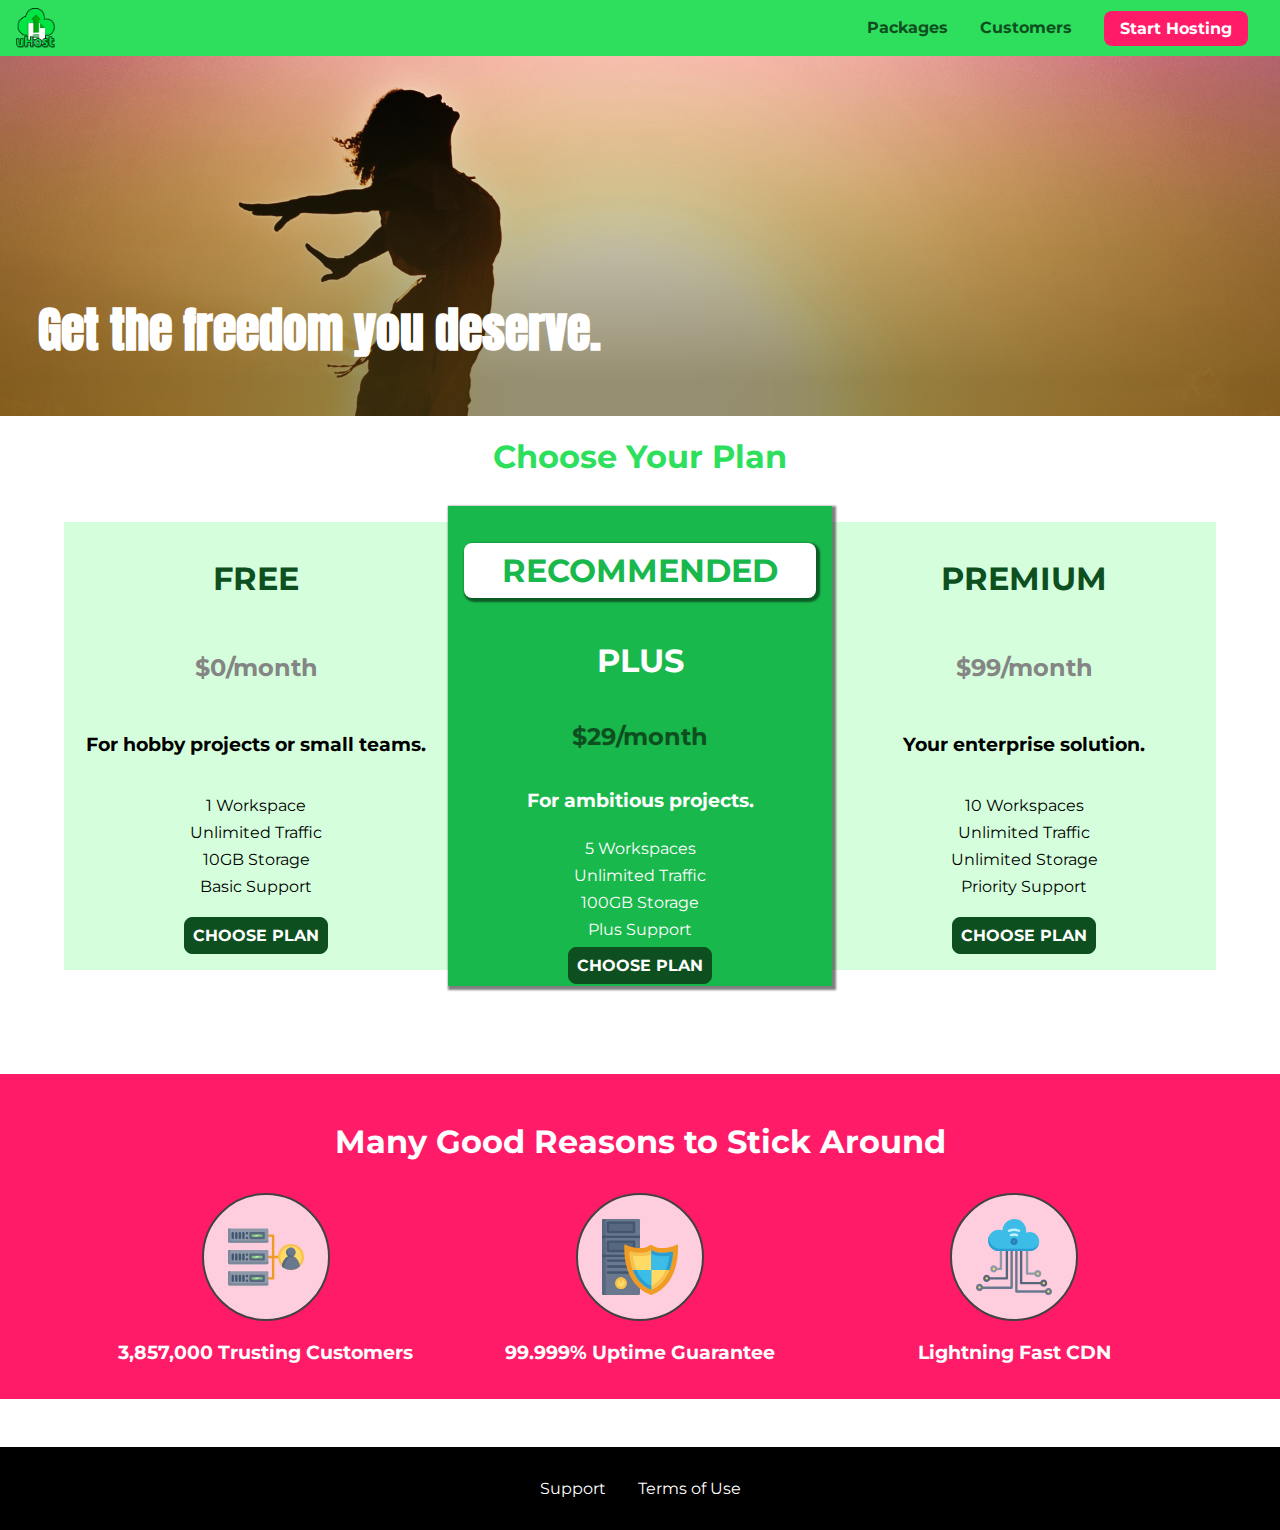
<file: animations/index.html>
<!DOCTYPE html>
<html lang="en">

<head>
    <meta charset="UTF-8">
    <meta http-equiv="X-UA-Compatible" content="ie=edge">
    <meta name="viewport" content="width=device-width, initial-scale=1.0">
    <title>uHost</title>
    <link rel="shortcut icon" href="favicon.png">
    <link rel="stylesheet" href="shared.css">
    <link rel="stylesheet" href="main.css">
</head>


<body>
    <div class="backdrop"></div>
    <div class="modal">
        <h1 class="modal__title">Do you want to continue?</h1>
        <div class="modal__actions">
            <a href="start-hosting/index.html" class="modal__action">Yes!</a>
            <button class="modal__action modal__action--negative" type="button">No!</button>
        </div>
    </div>
    <header class="main-header">
        <div>
            <button class="toggle-button">
                <span class="toggle-button__bar"></span>
                <span class="toggle-button__bar"></span>
                <span class="toggle-button__bar"></span>
            </button>
            <a href="index.html" class="main-header__brand">
                <img src="images/uhost-icon.png" alt="uHost - Your favorite hosting company">
            </a>
        </div>
        <nav class="main-nav">
            <ul class="main-nav__items">
                <li class="main-nav__item">
                    <a href="packages/index.html">Packages</a>
                </li>
                <li class="main-nav__item">
                    <a href="customers/index.html">Customers</a>
                </li>
                <li class="main-nav__item main-nav__item--cta">
                    <a href="start-hosting/index.html">Start Hosting</a>
                </li>
            </ul>
        </nav>
    </header>
    <nav class="mobile-nav">
        <ul class="mobile-nav__items">
            <li class="mobile-nav__item">
                <a href="packages/index.html">Packages</a>
            </li>
            <li class="mobile-nav__item">
                <a href="customers/index.html">Customers</a>
            </li>
            <li class="mobile-nav__item mobile-nav__item--cta">
                <a href="start-hosting/index.html">Start Hosting</a>
            </li>
        </ul>
    </nav>
    <main>
        <section id="product-overview">
            <h1>Get the freedom you deserve.</h1>
        </section>
        <section id="plans">
            <h1 class="section-title">Choose Your Plan</h1>
            <div class="plan__list">
                <article class="plan">
                    <h1 class="plan__title">FREE</h1>
                    <h2 class="plan__price">$0/month</h2>
                    <h3>For hobby projects or small teams.</h3>
                    <ul class="plan__features">
                        <li class="plan__feature">1 Workspace</li>
                        <li class="plan__feature">Unlimited Traffic</li>
                        <li class="plan__feature">10GB Storage</li>
                        <li class="plan__feature">Basic Support</li>
                    </ul>
                    <div>
                        <button class="button">CHOOSE PLAN</button>
                    </div>
                </article>
                <article class="plan plan--highlighted">
                    <h1 class="plan__annotation">RECOMMENDED</h1>
                    <h1 class="plan__title">PLUS</h1>
                    <h2 class="plan__price">$29/month</h2>
                    <h3>For ambitious projects.</h3>
                    <ul class="plan__features">
                        <li class="plan__feature">5 Workspaces</li>
                        <li class="plan__feature">Unlimited Traffic</li>
                        <li class="plan__feature">100GB Storage</li>
                        <li class="plan__feature">Plus Support</li>
                    </ul>
                    <div>
                        <button class="button">CHOOSE PLAN</button>
                    </div>
                </article>
                <article class="plan">
                    <h1 class="plan__title">PREMIUM</h1>
                    <h2 class="plan__price">$99/month</h2>
                    <h3>Your enterprise solution.</h3>
                    <ul class="plan__features">
                        <li class="plan__feature">10 Workspaces</li>
                        <li class="plan__feature">Unlimited Traffic</li>
                        <li class="plan__feature">Unlimited Storage</li>
                        <li class="plan__feature">Priority Support</li>
                    </ul>
                    <div>
                        <button class="button">CHOOSE PLAN</button>
                    </div>
                </article>
            </div>
        </section>
        <section id="key-features">
            <h1 class="section-title">Many Good Reasons to Stick Around</h1>
            <ul class="key-feature__list">
                <li class="key-feature">
                    <div class="key-feature__image">
                        <svg viewBox="0 0 512 512">
                            <path style="fill:#F09B24;" d="M344,248h-32V112c0-4.418-3.582-8-8-8h-40c-4.418,0-8,3.582-8,8s3.582,8,8,8h32v128h-32  c-4.418,0-8,3.582-8,8s3.582,8,8,8h32v128h-32c-4.418,0-8,3.582-8,8s3.582,8,8,8h40c4.418,0,8-3.582,8-8V264h32c4.418,0,8-3.582,8-8  S348.418,248,344,248z"
                            />
                            <path style="fill:#8E9AA9;" d="M264,64H8c-4.418,0-8,3.582-8,8v80c0,4.418,3.582,8,8,8h256c4.418,0,8-3.582,8-8V72  C272,67.582,268.418,64,264,64z"
                            />
                            <path style="fill:#7C899B;" d="M24,144c-4.418,0-8-3.582-8-8V64H8c-4.418,0-8,3.582-8,8v80c0,4.418,3.582,8,8,8h256  c4.418,0,8-3.582,8-8v-8H24z"
                            />
                            <rect x="152" y="96" style="fill:#B8E3A8;" width="88" height="32" />
                            <g>
                                <polygon style="fill:#7EC97D;" points="152,96 152,128 166,128 198,96  " />
                                <polygon style="fill:#7EC97D;" points="220,96 188,128 240,128 240,96  " />
                            </g>
                            <path style="fill:#56677E;" d="M240,136h-88c-4.418,0-8-3.582-8-8V96c0-4.418,3.582-8,8-8h88c4.418,0,8,3.582,8,8v32  C248,132.418,244.418,136,240,136z M160,120h72v-16h-72V120z"
                            />
                            <g>
                                <path style="fill:#435670;" d="M32,136c-4.418,0-8-3.582-8-8V96c0-4.418,3.582-8,8-8s8,3.582,8,8v32C40,132.418,36.418,136,32,136z   "
                                />
                                <path style="fill:#435670;" d="M56,136c-4.418,0-8-3.582-8-8V96c0-4.418,3.582-8,8-8s8,3.582,8,8v32C64,132.418,60.418,136,56,136z   "
                                />
                                <path style="fill:#435670;" d="M80,136c-4.418,0-8-3.582-8-8V96c0-4.418,3.582-8,8-8s8,3.582,8,8v32C88,132.418,84.418,136,80,136z   "
                                />
                                <path style="fill:#435670;" d="M104,136c-4.418,0-8-3.582-8-8V96c0-4.418,3.582-8,8-8s8,3.582,8,8v32   C112,132.418,108.418,136,104,136z"
                                />
                                <path style="fill:#435670;" d="M128,105c-4.418,0-8-3.582-8-8v-1c0-4.418,3.582-8,8-8s8,3.582,8,8v1   C136,101.418,132.418,105,128,105z"
                                />
                                <path style="fill:#435670;" d="M128,136c-4.418,0-8-3.582-8-8v-1c0-4.418,3.582-8,8-8s8,3.582,8,8v1   C136,132.418,132.418,136,128,136z"
                                />
                            </g>
                            <path style="fill:#8E9AA9;" d="M264,208H8c-4.418,0-8,3.582-8,8v80c0,4.418,3.582,8,8,8h256c4.418,0,8-3.582,8-8v-80  C272,211.582,268.418,208,264,208z"
                            />
                            <path style="fill:#7C899B;" d="M24,288c-4.418,0-8-3.582-8-8v-72H8c-4.418,0-8,3.582-8,8v80c0,4.418,3.582,8,8,8h256  c4.418,0,8-3.582,8-8v-8H24z"
                            />
                            <rect x="152" y="240" style="fill:#B8E3A8;" width="88" height="32" />
                            <g>
                                <polygon style="fill:#7EC97D;" points="152,240 152,272 166,272 198,240  " />
                                <polygon style="fill:#7EC97D;" points="220,240 188,272 240,272 240,240  " />
                            </g>
                            <path style="fill:#56677E;" d="M240,280h-88c-4.418,0-8-3.582-8-8v-32c0-4.418,3.582-8,8-8h88c4.418,0,8,3.582,8,8v32  C248,276.418,244.418,280,240,280z M160,264h72v-16h-72V264z"
                            />
                            <g>
                                <path style="fill:#435670;" d="M32,280c-4.418,0-8-3.582-8-8v-32c0-4.418,3.582-8,8-8s8,3.582,8,8v32C40,276.418,36.418,280,32,280   z"
                                />
                                <path style="fill:#435670;" d="M56,280c-4.418,0-8-3.582-8-8v-32c0-4.418,3.582-8,8-8s8,3.582,8,8v32C64,276.418,60.418,280,56,280   z"
                                />
                                <path style="fill:#435670;" d="M80,280c-4.418,0-8-3.582-8-8v-32c0-4.418,3.582-8,8-8s8,3.582,8,8v32C88,276.418,84.418,280,80,280   z"
                                />
                                <path style="fill:#435670;" d="M104,280c-4.418,0-8-3.582-8-8v-32c0-4.418,3.582-8,8-8s8,3.582,8,8v32   C112,276.418,108.418,280,104,280z"
                                />
                                <path style="fill:#435670;" d="M128,249c-4.418,0-8-3.582-8-8v-1c0-4.418,3.582-8,8-8s8,3.582,8,8v1   C136,245.418,132.418,249,128,249z"
                                />
                                <path style="fill:#435670;" d="M128,280c-4.418,0-8-3.582-8-8v-1c0-4.418,3.582-8,8-8s8,3.582,8,8v1   C136,276.418,132.418,280,128,280z"
                                />
                            </g>
                            <path style="fill:#8E9AA9;" d="M264,352H8c-4.418,0-8,3.582-8,8v80c0,4.418,3.582,8,8,8h256c4.418,0,8-3.582,8-8v-80  C272,355.582,268.418,352,264,352z"
                            />
                            <path style="fill:#7C899B;" d="M24,432c-4.418,0-8-3.582-8-8v-72H8c-4.418,0-8,3.582-8,8v80c0,4.418,3.582,8,8,8h256  c4.418,0,8-3.582,8-8v-8H24z"
                            />
                            <rect x="152" y="384" style="fill:#B8E3A8;" width="88" height="32" />
                            <g>
                                <polygon style="fill:#7EC97D;" points="152,384 152,416 166,416 198,384  " />
                                <polygon style="fill:#7EC97D;" points="220,384 188,416 240,416 240,384  " />
                            </g>
                            <path style="fill:#56677E;" d="M240,424h-88c-4.418,0-8-3.582-8-8v-32c0-4.418,3.582-8,8-8h88c4.418,0,8,3.582,8,8v32  C248,420.418,244.418,424,240,424z M160,408h72v-16h-72V408z"
                            />
                            <g>
                                <path style="fill:#435670;" d="M32,424c-4.418,0-8-3.582-8-8v-32c0-4.418,3.582-8,8-8s8,3.582,8,8v32C40,420.418,36.418,424,32,424   z"
                                />
                                <path style="fill:#435670;" d="M56,424c-4.418,0-8-3.582-8-8v-32c0-4.418,3.582-8,8-8s8,3.582,8,8v32C64,420.418,60.418,424,56,424   z"
                                />
                                <path style="fill:#435670;" d="M80,424c-4.418,0-8-3.582-8-8v-32c0-4.418,3.582-8,8-8s8,3.582,8,8v32C88,420.418,84.418,424,80,424   z"
                                />
                                <path style="fill:#435670;" d="M104,424c-4.418,0-8-3.582-8-8v-32c0-4.418,3.582-8,8-8s8,3.582,8,8v32   C112,420.418,108.418,424,104,424z"
                                />
                                <path style="fill:#435670;" d="M128,393c-4.418,0-8-3.582-8-8v-1c0-4.418,3.582-8,8-8s8,3.582,8,8v1   C136,389.418,132.418,393,128,393z"
                                />
                                <path style="fill:#435670;" d="M128,424c-4.418,0-8-3.582-8-8v-1c0-4.418,3.582-8,8-8s8,3.582,8,8v1   C136,420.418,132.418,424,128,424z"
                                />
                            </g>
                            <path style="fill:#F7C14D;" d="M424,168c-48.523,0-88,39.477-88,88s39.477,88,88,88s88-39.477,88-88S472.523,168,424,168z" />
                            <path style="fill:#FFDB66;" d="M424,184c-39.701,0-72,32.299-72,72s32.299,72,72,72s72-32.299,72-72S463.701,184,424,184z" />
                            <path style="fill:#69788D;" d="M484.893,314.16C476.393,274.588,451.922,248,424,248s-52.393,26.588-60.893,66.16  c-0.605,2.82,0.354,5.749,2.511,7.664C381.731,336.124,402.465,344,424,344s42.269-7.876,58.381-22.176  C484.539,319.909,485.498,316.98,484.893,314.16z"
                            />
                            <path style="fill:#56677E;" d="M434.053,249.171C430.768,248.403,427.411,248,424,248c-27.922,0-52.393,26.588-60.893,66.16  c-0.605,2.82,0.354,5.749,2.511,7.664c3.383,3.002,6.979,5.703,10.734,8.125C384.904,286.243,407.373,255.378,434.053,249.171z"
                            />
                            <path style="fill:#69788D;" d="M424,192c-17.645,0-32,14.355-32,32s14.355,32,32,32s32-14.355,32-32S441.645,192,424,192z" />
                            <path style="fill:#56677E;" d="M432,248c-17.645,0-32-14.355-32-32c0-6.783,2.128-13.076,5.742-18.258  C397.444,203.53,392,213.138,392,224c0,17.645,14.355,32,32,32c10.862,0,20.471-5.444,26.258-13.742  C445.076,245.872,438.783,248,432,248z"
                            />

                        </svg>
                    </div>
                    <p class="key-feature__description">3,857,000 Trusting Customers</p>
                </li>
                <li class="key-feature">
                    <div class="key-feature__image">
                        <svg viewBox="0 0 512 512">
                            <path style="fill:#69788D;" d="M248,0H8C3.582,0,0,3.582,0,8v496c0,4.418,3.582,8,8,8h240c4.418,0,8-3.582,8-8V8  C256,3.582,252.418,0,248,0z"
                            />
                            <path style="fill:#56677E;" d="M24,504V8c0-4.418,3.582-8,8-8H8C3.582,0,0,3.582,0,8v496c0,4.418,3.582,8,8,8h24  C27.582,512,24,508.418,24,504z"
                            />
                            <g>
                                <rect x="0" y="112" style="fill:#435670;" width="256" height="16" />
                                <rect x="0" y="240" style="fill:#435670;" width="256" height="16" />
                            </g>
                            <path style="fill:#F7C14D;" d="M128,392c-22.056,0-40,17.944-40,40s17.944,40,40,40s40-17.944,40-40S150.056,392,128,392z" />
                            <path style="fill:#FFDB66;" d="M128,408c-13.233,0-24,10.767-24,24s10.767,24,24,24s24-10.767,24-24S141.233,408,128,408z" />
                            <path style="fill:#F7C14D;" d="M128,392c-2.739,0-5.414,0.278-8,0.805V424c0,4.418,3.582,8,8,8c4.418,0,8-3.582,8-8v-31.195  C133.414,392.278,130.739,392,128,392z"
                            />
                            <g>
                                <path style="fill:#435670;" d="M216,288H40c-4.418,0-8-3.582-8-8s3.582-8,8-8h176c4.418,0,8,3.582,8,8S220.418,288,216,288z"
                                />
                                <path style="fill:#435670;" d="M216,328H40c-4.418,0-8-3.582-8-8s3.582-8,8-8h176c4.418,0,8,3.582,8,8S220.418,328,216,328z"
                                />
                                <path style="fill:#435670;" d="M216,368H40c-4.418,0-8-3.582-8-8s3.582-8,8-8h176c4.418,0,8,3.582,8,8S220.418,368,216,368z"
                                />
                                <path style="fill:#435670;" d="M216,16H40c-4.418,0-8,3.582-8,8v64c0,4.418,3.582,8,8,8h176c4.418,0,8-3.582,8-8V24   C224,19.582,220.418,16,216,16z"
                                />
                            </g>
                            <rect x="48" y="32" style="fill:#56677E;" width="160" height="48" />
                            <path style="fill:#435670;" d="M216,144H40c-4.418,0-8,3.582-8,8v64c0,4.418,3.582,8,8,8h176c4.418,0,8-3.582,8-8v-64  C224,147.582,220.418,144,216,144z"
                            />
                            <rect x="48" y="160" style="fill:#56677E;" width="160" height="48" />
                            <path style="fill:#F09B24;" d="M511.747,180.237c-0.194-6.537-8.107-10.107-13.135-5.894c-5.6,4.693-42.904,21.282-98.514,21.282  c-33.45,0-64.625-20.999-64.929-21.206c-2.9-1.991-6.764-1.85-9.512,0.346c-2.677,2.135-27.201,20.86-63.793,20.86  c-55.607,0-92.914-16.589-98.515-21.282c-5.028-4.211-12.941-0.645-13.135,5.894c-1.634,54.834,4.655,105.941,18.693,151.903  c12.096,39.604,29.759,74.047,52.497,102.373c27.538,34.304,62.743,59.882,104.66,76.045c3.069,1.918,6.757,1.921,9.83,0  c41.917-16.163,77.122-41.741,104.66-76.045c22.738-28.326,40.401-62.77,52.497-102.373  C507.092,286.179,513.381,235.071,511.747,180.237z"
                            />
                            <path style="fill:#F7C14D;" d="M476.21,221.226c-1.953-1.631-4.568-2.235-7.036-1.628c-21.686,5.327-44.926,8.028-69.075,8.028  c-25.926,0-49.633-8.975-64.955-16.504c-2.307-1.134-5.016-1.091-7.284,0.116c-14.059,7.477-36.919,16.388-65.994,16.388  c-24.153,0-47.394-2.701-69.075-8.028c-5.155-1.268-10.221,2.966-9.894,8.261c2.077,33.693,7.668,65.635,16.616,94.935  c22.774,74.565,66.139,126.334,128.888,153.868c2.032,0.891,4.397,0.891,6.43,0c61.777-27.107,104.716-78.876,127.62-153.868  c8.948-29.3,14.539-61.241,16.616-94.935C479.224,225.319,478.163,222.856,476.21,221.226z"
                            />
                            <path style="fill:#FFDB66;" d="M331.609,451.727c-52.604-25.289-89.304-70.987-109.144-135.944  c-6.532-21.39-11.162-44.336-13.82-68.447c17.133,2.852,34.952,4.291,53.22,4.291c29.394,0,53.376-7.793,69.978-15.561  c17.44,7.736,41.656,15.561,68.256,15.561c18.267,0,36.085-1.439,53.219-4.291c-2.659,24.112-7.288,47.06-13.82,68.448  C419.545,381.108,383.27,426.805,331.609,451.727z"
                            />
                            <g>
                                <path style="fill:#2C9DD4;" d="M479.066,227.858c0.157-2.539-0.903-5.002-2.856-6.633s-4.568-2.235-7.036-1.628   c-21.686,5.327-44.926,8.028-69.075,8.028c-25.926,0-49.633-8.975-64.955-16.504c-1.057-0.52-2.2-0.78-3.345-0.806l-0.072,133.351   h123.601c2.556-6.746,4.933-13.702,7.123-20.874C471.398,293.493,476.989,261.552,479.066,227.858z"
                                />
                                <path style="fill:#2C9DD4;" d="M206.658,343.667c24.153,63.42,65.028,108.108,121.743,132.995c1.031,0.452,2.147,0.673,3.263,0.666   l0.063-133.661H206.658z"
                                />
                            </g>
                            <g>
                                <path style="fill:#3CBDE8;" d="M439.497,315.783c6.532-21.389,11.161-44.336,13.82-68.448c-17.134,2.852-34.952,4.291-53.219,4.291   c-26.6,0-50.815-7.824-68.256-15.561l-0.116,107.601h97.758C433.179,334.807,436.524,325.518,439.497,315.783z"
                                />
                                <path style="fill:#3CBDE8;" d="M232.523,343.667c21.144,50.298,54.363,86.56,99.087,108.06l0.117-108.06H232.523z" />
                            </g>
                        </svg>
                    </div>
                    <p class="key-feature__description">99.999% Uptime Guarantee</p>
                </li>
                <li class="key-feature">
                    <div class="key-feature__image">
                        <svg viewBox="0 0 512 512">
                            <path style="fill:#8E9AA9;" d="M168,200c-4.418,0-8,3.582-8,8v120h-17.376c-3.302-9.311-12.194-16-22.624-16  c-13.234,0-24,10.767-24,24s10.766,24,24,24c10.429,0,19.321-6.689,22.624-16H168c4.418,0,8-3.582,8-8V208  C176,203.582,172.418,200,168,200z"
                            />
                            <path style="fill:#FFDB66;" d="M120,328c-4.411,0-8,3.589-8,8s3.589,8,8,8s8-3.589,8-8S124.411,328,120,328z" />
                            <path style="fill:#56677E;" d="M208,200c-4.418,0-8,3.582-8,8v184H94.624C91.322,382.689,82.43,376,72,376  c-13.234,0-24,10.767-24,24s10.766,24,24,24c10.429,0,19.321-6.689,22.624-16H208c4.418,0,8-3.582,8-8V208  C216,203.582,212.418,200,208,200z"
                            />
                            <path style="fill:#FFDB66;" d="M72,392c-4.411,0-8,3.589-8,8s3.589,8,8,8s8-3.589,8-8S76.411,392,72,392z" />
                            <path style="fill:#69788D;" d="M240,208c-4.418,0-8,3.582-8,8v239H47.24c-2.671-10.34-12.078-18-23.24-18c-13.234,0-24,10.767-24,24  s10.766,24,24,24c9.666,0,18.009-5.747,21.809-14H240c4.418,0,8-3.582,8-8V216C248,211.582,244.418,208,240,208z"
                            />
                            <path style="fill:#FFDB66;" d="M24,453c-4.411,0-8,3.589-8,8s3.589,8,8,8s8-3.589,8-8S28.411,453,24,453z" />
                            <path style="fill:#69788D;" d="M488,464c-10.429,0-19.321,6.689-22.624,16H280V208c0-4.418-3.582-8-8-8s-8,3.582-8,8v280  c0,4.418,3.582,8,8,8h193.376c3.302,9.311,12.194,16,22.624,16c13.234,0,24-10.767,24-24S501.234,464,488,464z"
                            />
                            <path style="fill:#FFDB66;" d="M488,480c-4.411,0-8,3.589-8,8s3.589,8,8,8s8-3.589,8-8S492.411,480,488,480z" />
                            <path style="fill:#56677E;" d="M456,408c-10.429,0-19.321,6.689-22.624,16H312V208c0-4.418-3.582-8-8-8s-8,3.582-8,8v224  c0,4.418,3.582,8,8,8h129.376c3.302,9.311,12.194,16,22.624,16c13.234,0,24-10.767,24-24S469.234,408,456,408z"
                            />
                            <path style="fill:#FFDB66;" d="M456,424c-4.411,0-8,3.589-8,8s3.589,8,8,8s8-3.589,8-8S460.411,424,456,424z" />
                            <path style="fill:#8E9AA9;" d="M416,344c-10.429,0-19.321,6.689-22.624,16H352V208c0-4.418-3.582-8-8-8s-8,3.582-8,8v160  c0,4.418,3.582,8,8,8h49.376c3.302,9.311,12.194,16,22.624,16c13.234,0,24-10.767,24-24S429.234,344,416,344z"
                            />
                            <path style="fill:#FFDB66;" d="M416,360c-4.411,0-8,3.589-8,8s3.589,8,8,8s8-3.589,8-8S420.411,360,416,360z" />
                            <path style="fill:#3CBDE8;" d="M362,88c-8.741,0-17.231,1.751-25.06,5.085C337.646,88.797,338,84.43,338,80  c0-44.112-35.888-80-80-80c-42.823,0-77.895,33.816-79.909,76.149C170.393,73.415,162.244,72,154,72c-39.701,0-72,32.299-72,72  s32.299,72,72,72h208c35.29,0,64-28.71,64-64S397.29,88,362,88z"
                            />
                            <path style="fill:#2C9DD4;" d="M368,200H160c-39.701,0-72-32.299-72-72c0-5.863,0.721-11.559,2.05-17.019  C84.918,120.88,82,132.102,82,144c0,39.701,32.299,72,72,72h208c30.389,0,55.88-21.296,62.379-49.743  C413.565,186.327,392.352,200,368,200z"
                            />
                            <path style="fill:#2A7DB5;" d="M256,128c-13.234,0-24,10.767-24,24s10.766,24,24,24c13.233,0,24-10.767,24-24S269.233,128,256,128z"
                            />
                            <path style="fill:#2C9DD4;" d="M256,144c-4.411,0-8,3.589-8,8s3.589,8,8,8c4.411,0,8-3.589,8-8S260.411,144,256,144z" />
                            <g>
                                <path style="fill:#C5F1FA;" d="M221.755,87.695c-2.994,0-5.864-1.688-7.233-4.572c-1.894-3.991-0.194-8.763,3.798-10.657   C230.157,66.849,242.834,64,256,64c13.166,0,25.844,2.849,37.68,8.466c3.992,1.895,5.692,6.666,3.798,10.657   s-6.666,5.692-10.657,3.798C277.144,82.328,266.774,80,256,80c-10.774,0-21.144,2.328-30.821,6.921   C224.072,87.446,222.904,87.695,221.755,87.695z"
                                />
                                <path style="fill:#C5F1FA;" d="M276.545,116.618c-1.148,0-2.316-0.249-3.424-0.774C267.745,113.293,261.985,112,256,112   c-5.985,0-11.745,1.293-17.121,3.844c-3.991,1.895-8.763,0.192-10.657-3.798c-1.894-3.992-0.193-8.764,3.798-10.657   C239.557,97.813,247.625,96,256,96c8.376,0,16.444,1.813,23.98,5.389c3.991,1.894,5.692,6.665,3.798,10.657   C282.41,114.93,279.539,116.618,276.545,116.618z"
                                />
                            </g>

                        </svg>
                    </div>
                    <p class="key-feature__description">Lightning Fast CDN</p>
                </li>
            </ul>
        </section>
    </main>
    <footer class="main-footer">
        <nav>
            <ul class="main-footer__links">
                <li class="main-footer__link">
                    <a href="#">Support</a>
                </li>
                <li class="main-footer__link">
                    <a href="#">Terms of Use</a>
                </li>
            </ul>
        </nav>
    </footer>
    <script src="shared.js"></script>
</body>

</html>
</file>
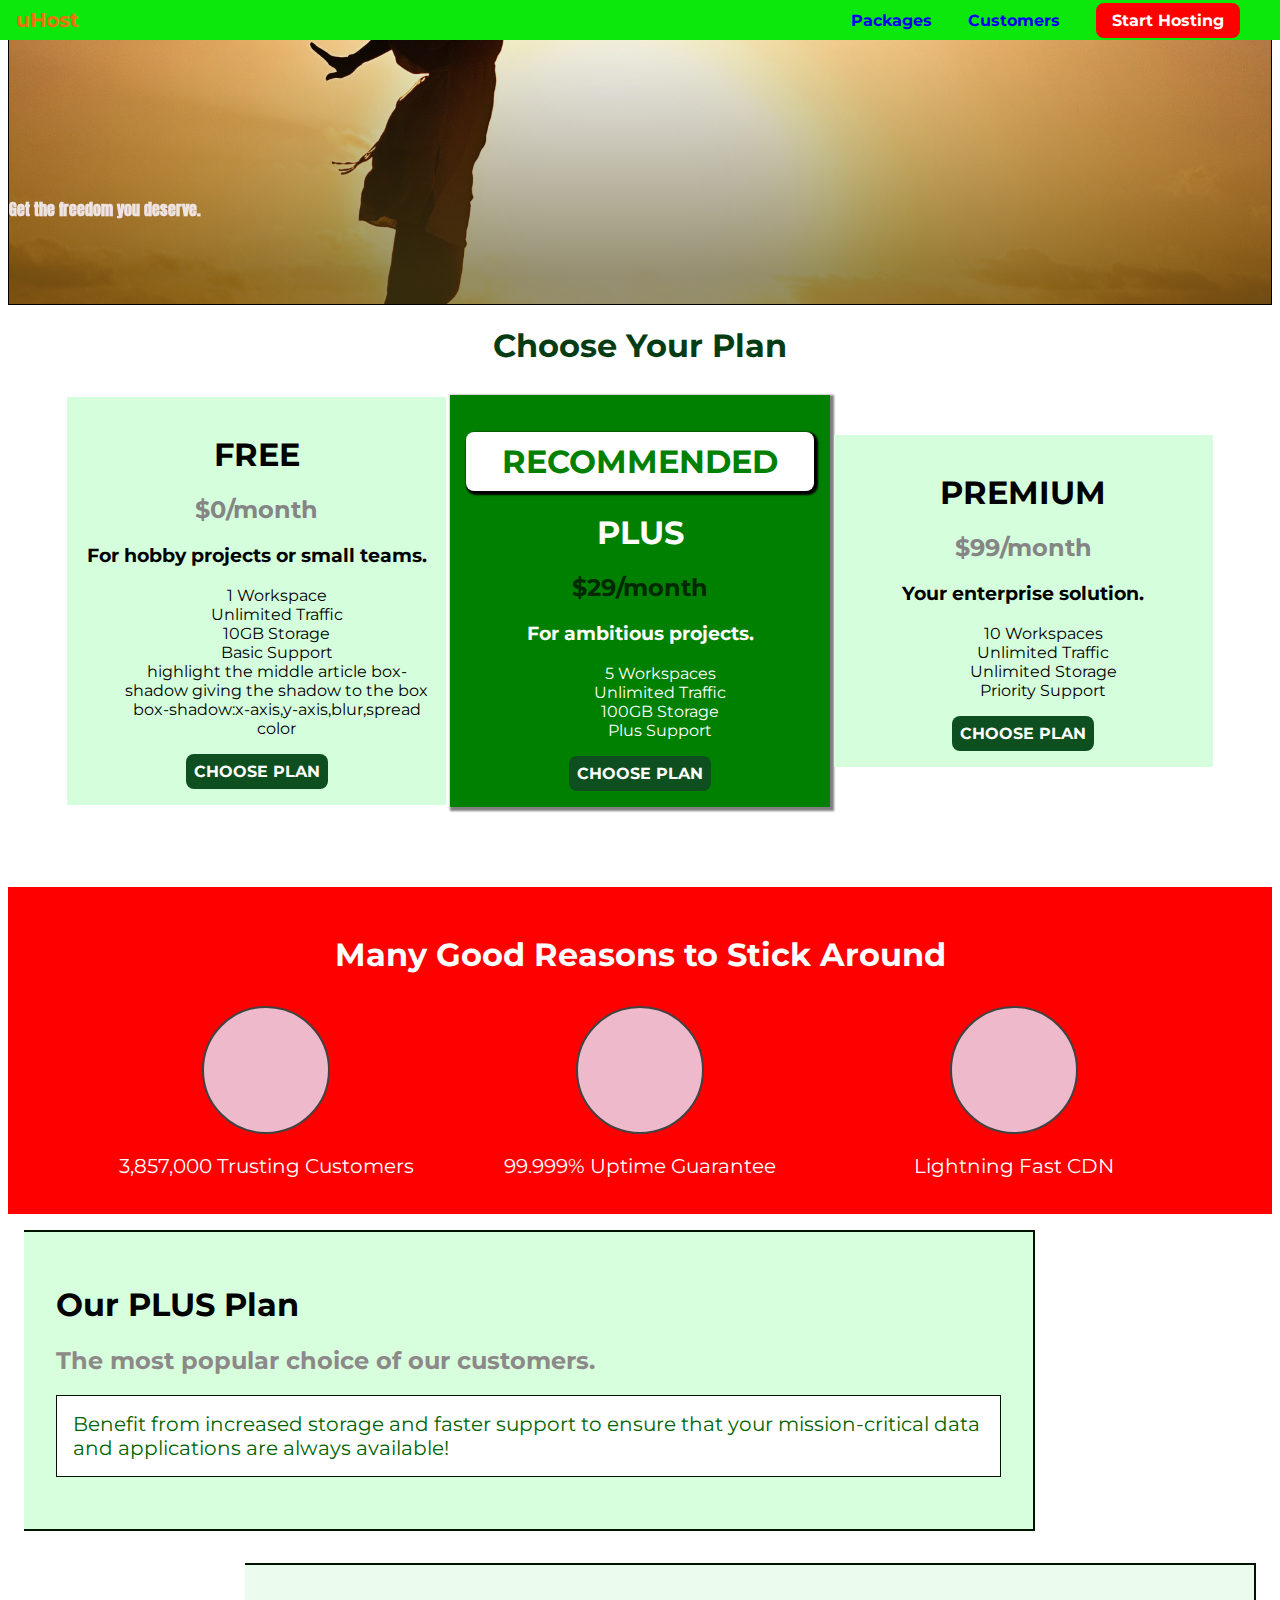
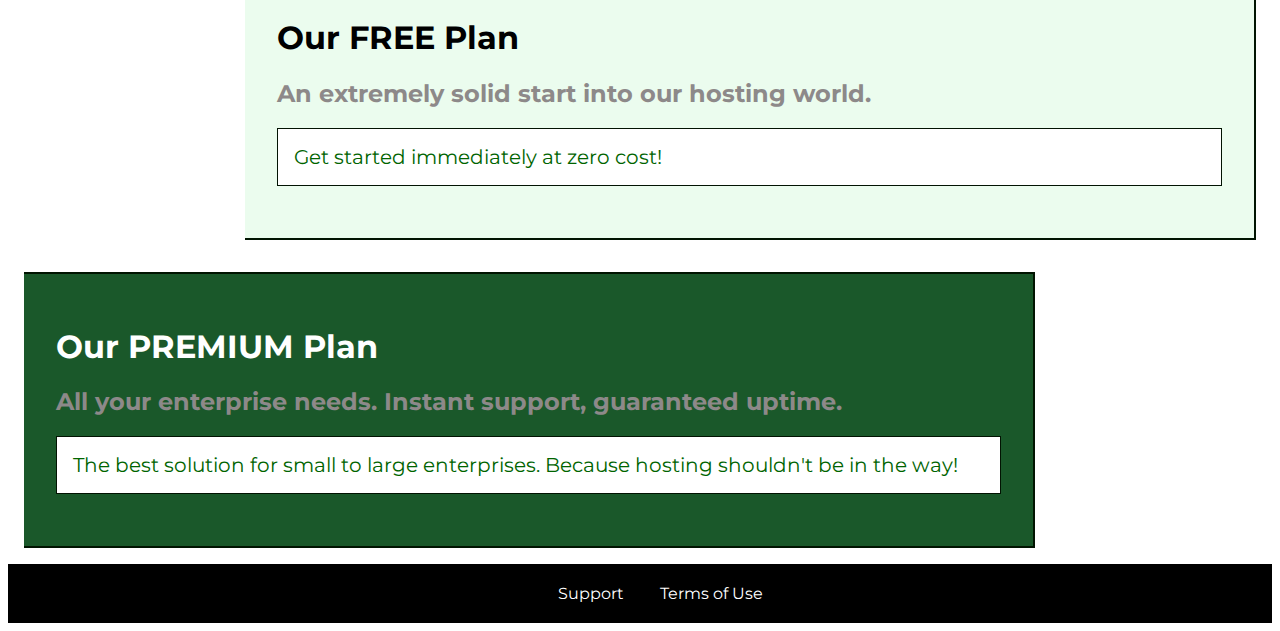
<file: MainCSS/index.html>
<!DOCTYPE html>
<html lang="en">
  <head>
    <meta charset="UTF-8" />
    <meta http-equiv="X-UA-Compatible" content="ie=edge" />
    <meta name="viewport" content="width=device-width" />
    <title>uHost</title>
    <link rel="shortcut icon" href="favicon.png" />
    <link
      href="https://fonts.googleapis.com/css?family=Anton"
      rel="stylesheet"
    />
    <link href="https://fonts.googleapis.com/css?family=Montserrat:400,700"
    rel="stylesheet"main_nav.main-nav_items { display: inline-block; text-align:
    right; } />
    <link rel="stylesheet" href="main.css" />
  </head>

  <body>
    <div class="background"></div>
    <header class="main-header">
      <div>
        <a class="main-header_brand" href="index.html">
          uHost
        </a>
      </div>
      <nav class="main-nav">
        <ul class="main-nav_items">
          <li class="main-nav_item">
            <a href="packages/index.html">Packages</a>
          </li>
          <li class="main-nav_item ">
            <a href="customers/index.html">Customers</a>
          </li>
          <li class="main-nav_item main-nav_item--cta">
            <a href="start-hosting/index.html">Start Hosting</a>
          </li>
        </ul>
      </nav>
    </header>

    <main>
      <section id="product-overview">
        <h1>Get the freedom you deserve.</h1>
      </section>
      <section id="plans">
        <h1 class="section-title">Choose Your Plan</h1>
      </section>
      <div class="plan-list">
        <article class="plan">
          <h1 class="plan-title">FREE</h1>
          <h2 class="plan-price">$0/month</h2>
          <h3>For hobby projects or small teams.</h3>
          <ul class="plan-features">
            <li class="plan-feature">1 Workspace</li>
            <li class="plan-feature">Unlimited Traffic</li>
            <li class="plan-feature">10GB Storage</li>
            <li class="plan-feature">Basic Support</li>
            highlight the middle article box-shadow giving the shadow to the box
            box-shadow:x-axis,y-axis,blur,spread color
          </ul>
          <div>
            <button class="button">CHOOSE PLAN</button>
          </div>
        </article>
        <article class="plan highlighted-plan ">
          <h1 class="plan-annotation">RECOMMENDED</h1>
          <h1 class="plan-title">PLUS</h1>
          <h2 class="plan-price">$29/month</h2>
          <h3>For ambitious projects.</h3>
          <ul class="plan-features">
            <li class="plan-feature">5 Workspaces</li>
            <li class="plan-feature">Unlimited Traffic</li>
            <li class="plan-feature">100GB Storage</li>
            <li class="plan-feature">Plus Support</li>
          </ul>
          <div>
            <button class="button">CHOOSE PLAN</button>
          </div>
        </article>
        <article class="plan">
          <h1 class="plan-title">PREMIUM</h1>
          <h2 class="plan-price">$99/month</h2>
          <h3>Your enterprise solution.</h3>
          <ul class="plan-features">
            <li class="plan-feature">10 Workspaces</li>
            <li class="plan-feature">Unlimited Traffic</li>
            <li class="plan-feature">Unlimited Storage</li>
            <li class="plan-feature">Priority Support</li>
          </ul>
          <div>
            <button class="button">CHOOSE PLAN</button>
          </div>
        </article>
      </div>
      <section id="key-features">
        <h1 class="section-title">Many Good Reasons to Stick Around</h1>
        <ul class="key-features-list">
          <li class="key-feature">
            <div class="key-feature-image"></div>
            <p class="key-feature-description">3,857,000 Trusting Customers</p>
          </li>
          <li class="key-feature">
            <div class="key-feature-image"></div>
            <p class="key-feature-description">99.999% Uptime Guarantee</p>
          </li>
          <li class="key-feature">
            <div class="key-feature-image"></div>
            <p class="key-feature-description">Lightning Fast CDN</p>
          </li>
        </ul>
      </section>
      <!-- ........................................................................... -->
      <section id="plus" class="package">
        <a href="#">
          <h1 class="package-title">Our PLUS Plan</h1>
          <h2 class="package-subtitle">
            The most popular choice of our customers.
          </h2>
          <p class="package-info">
            Benefit from increased storage and faster support to ensure that
            your mission-critical data and applications are always available!
          </p>
        </a>
      </section>
      <section id="free" class="package">
        <a href="#">
          <h1 class="package-title">Our FREE Plan</h1>
          <h2 class="package-subtitle">
            An extremely solid start into our hosting world.
          </h2>
          <p class="package-info">Get started immediately at zero cost!</p>
        </a>
      </section>
      <div class="clear-fix"></div>
      <section id="premium" class="package">
        <a href="#">
          <h1 class="package-title">Our PREMIUM Plan</h1>
          <h2 class="package-subtitle">
            All your enterprise needs. Instant support, guaranteed uptime.
          </h2>
          <p class="package-info">
            The best solution for small to large enterprises. Because hosting
            shouldn't be in the way!
          </p>
        </a>
      </section>
    </main>
    <footer class="main-footer">
      <nav class="main-footer-links">
        <ul>
          <li class="main-footer-link">
            <a href="#">Support</a>
          </li>
          <li class="main-footer-link">
            <a href="#">Terms of Use</a>
          </li>
        </ul>
      </nav>
    </footer>
  </body>
</html>
</file>
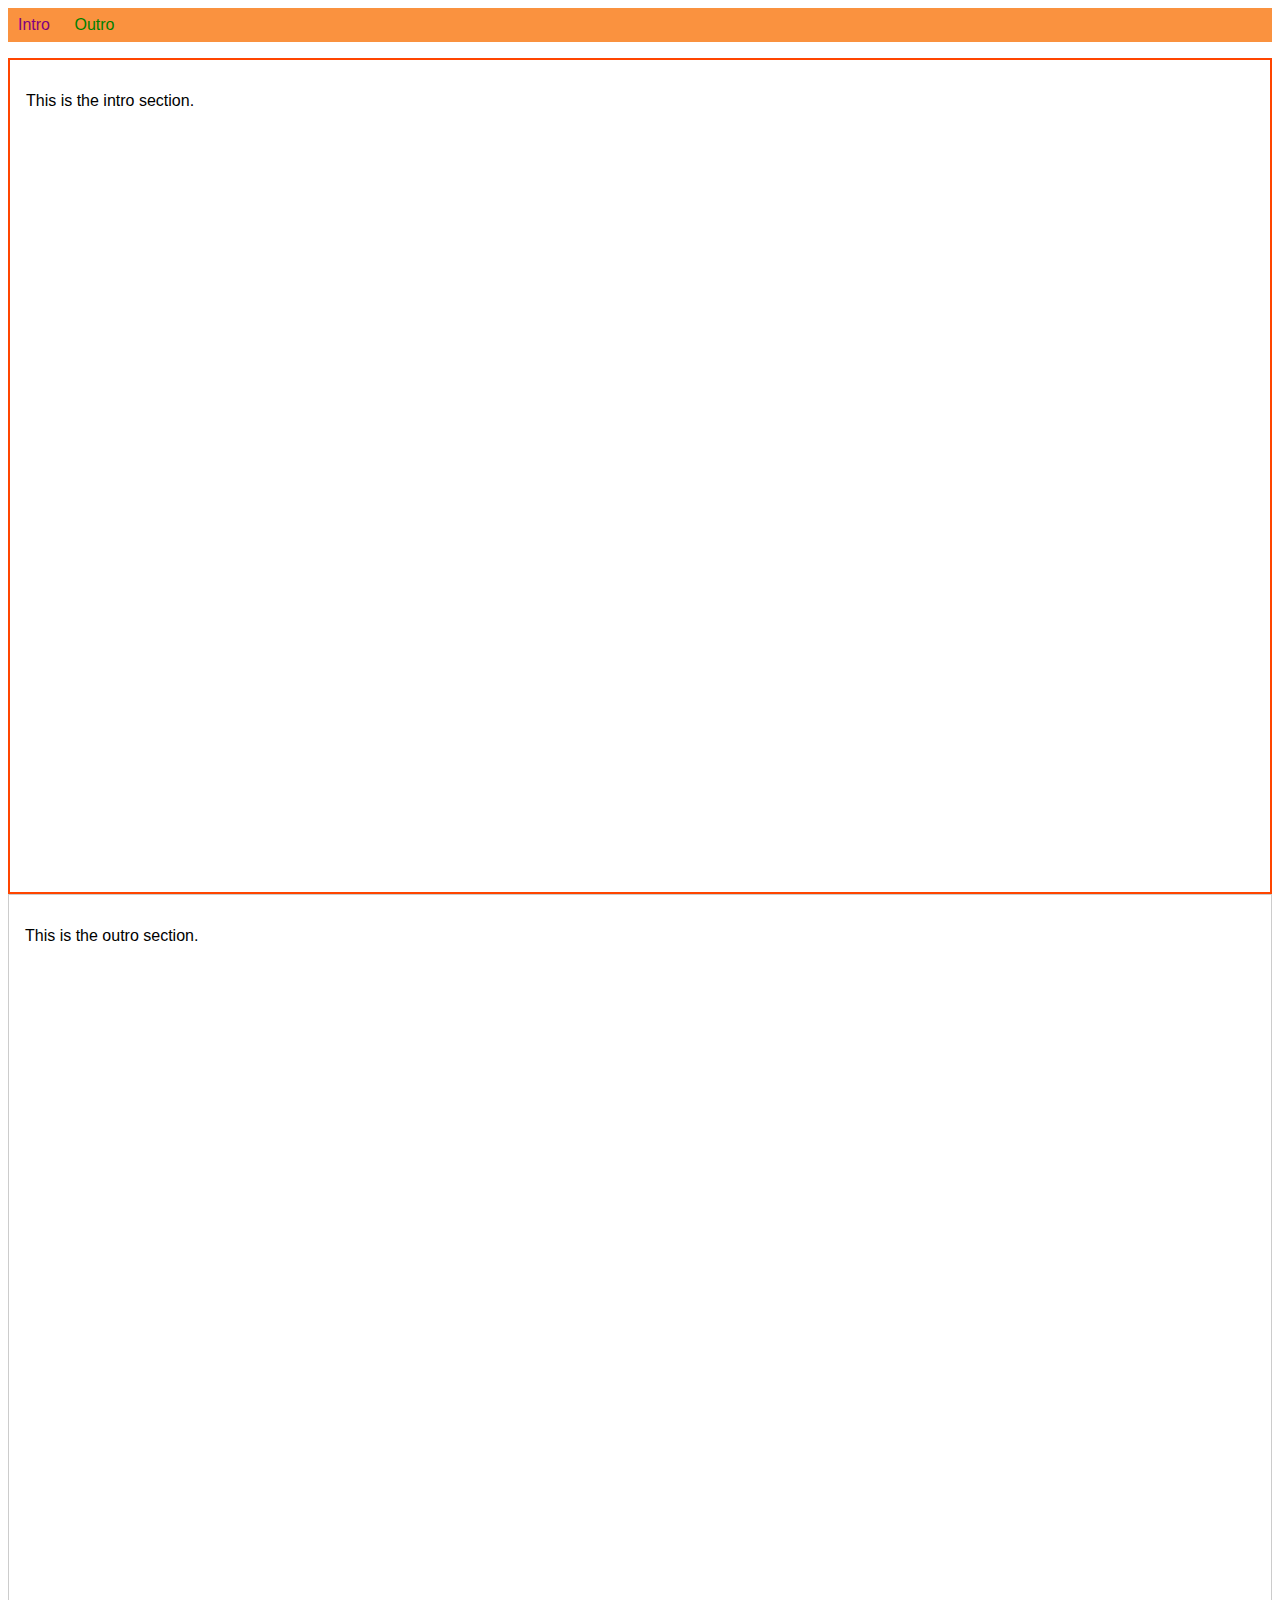
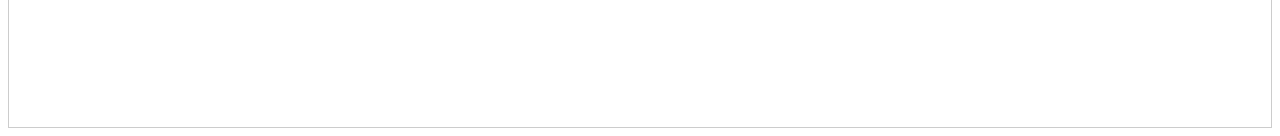
<file: more-on-selectors-1-start-code/index.html>
<!DOCTYPE html>
<html lang="en">
  <head>
    <meta charset="UTF-8" />
    <meta name="viewport" content="width=device-width, initial-scale=1.0" />
    <meta http-equiv="X-UA-Compatible" content="ie=edge" />
    <title>CSS Course</title>
    <link rel="stylesheet" href="main.css" />
  </head>

  <body>
    <nav>
      <a href="#intro" class="active">Intro</a>
      <a href="#outro">Outro</a>
    </nav>
    <section id="intro" class="main-section highlighted">
      <p>This is the intro section.</p>
    </section>
    <section id="outro" class="main-section">
      <p>This is the outro section.</p>
    </section>
  </body>
</html>
</file>
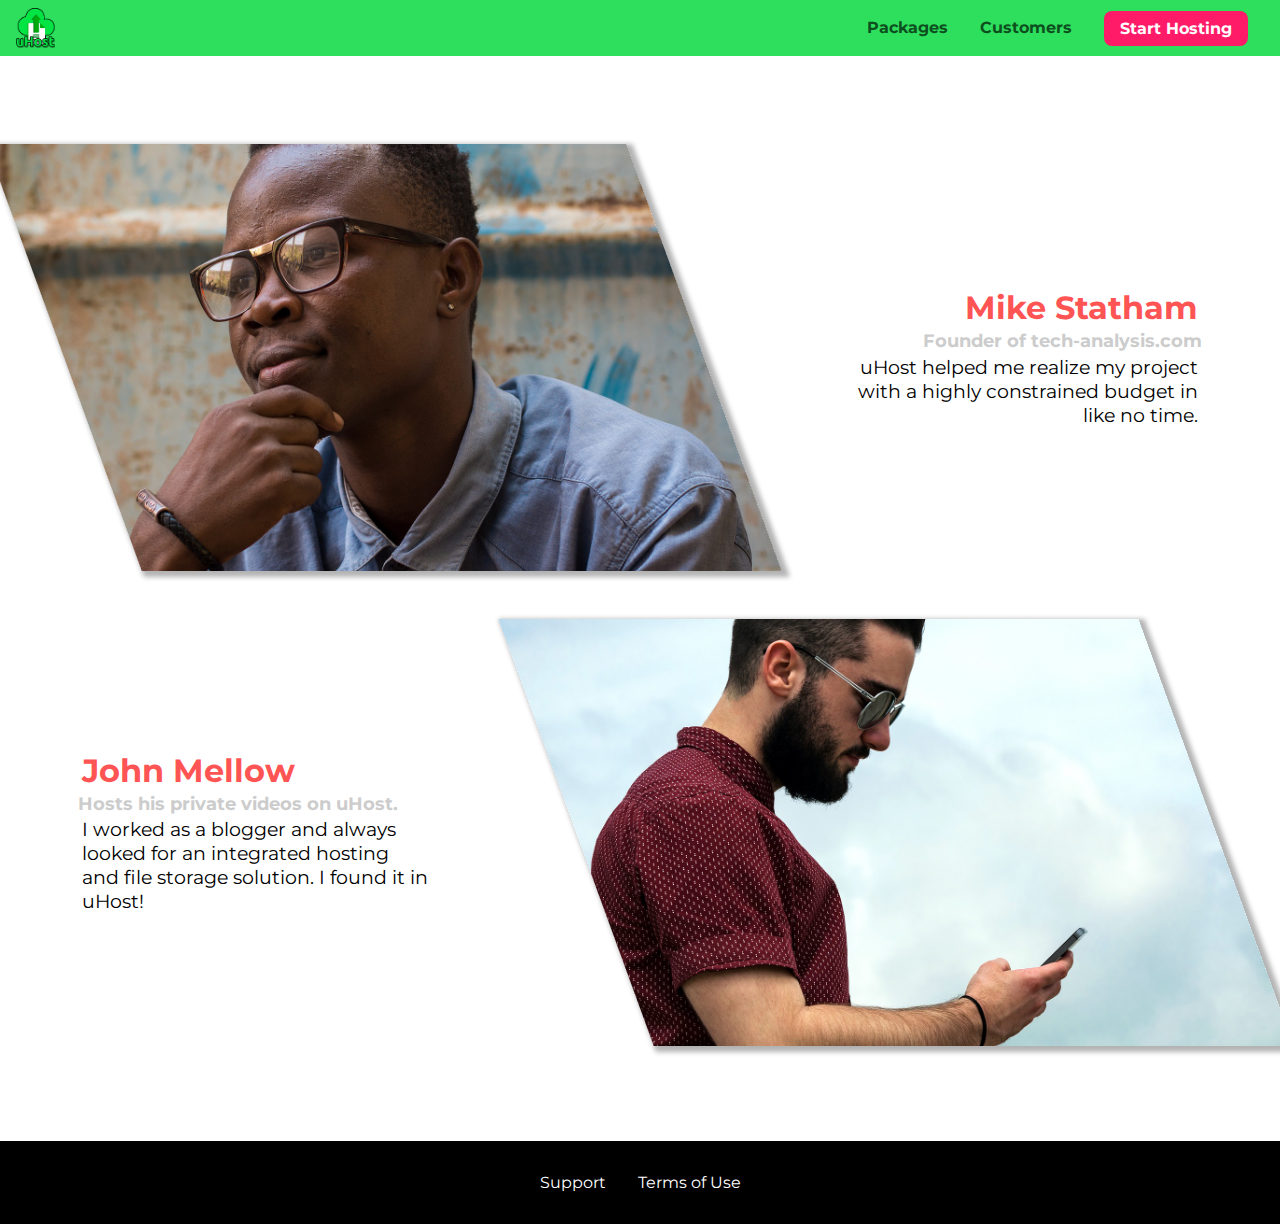
<file: animations/customers/index.html>
<!DOCTYPE html>
<html lang="en">

<head>
    <meta charset="UTF-8">
    <meta name="viewport" content="width=device-width, initial-scale=1.0">
    <meta http-equiv="X-UA-Compatible" content="ie=edge">
    <title>uHost Customers</title>
    <link rel="shortcut icon" href="../favicon.png">
    <link rel="stylesheet" href="../shared.css">
    <link rel="stylesheet" href="customers.css">
</head>

<body>
    <div class="backdrop"></div>
    <header class="main-header">
        <div>
            <button class="toggle-button">
                <span class="toggle-button__bar"></span>
                <span class="toggle-button__bar"></span>
                <span class="toggle-button__bar"></span>
            </button>
            <a href="../index.html" class="main-header__brand">
                <img src="../images/uhost-icon.png" alt="uHost - Your favorite hosting company">
            </a>
        </div>
        <nav class="main-nav">
            <ul class="main-nav__items">
                <li class="main-nav__item">
                    <a href="../packages/index.html">Packages</a>
                </li>
                <li class="main-nav__item">
                    <a href="index.html">Customers</a>
                </li>
                <li class="main-nav__item main-nav__item--cta">
                    <a href="../start-hosting/index.html">Start Hosting</a>
                </li>
            </ul>
        </nav>
    </header>
    <nav class="mobile-nav">
        <ul class="mobile-nav__items">
            <li class="mobile-nav__item">
                <a href="../packages/index.html">Packages</a>
            </li>
            <li class="mobile-nav__item">
                <a href="index.html">Customers</a>
            </li>
            <li class="mobile-nav__item mobile-nav__item--cta">
                <a href="../start-hosting/index.html">Start Hosting</a>
            </li>
        </ul>
    </nav>
    <main>
        <div>
            <div class="testimonial" id="customer-1">
                <div class="testimonial__image-container">
                    <img src="../images/customer-1.jpg" alt="Mike Statham - Customer" class="testimonial__image">
                </div>
                <div class="testimonial__info">
                    <h1 class="testimonial__name">Mike Statham</h1>
                    <h2 class="testimonial__subtitle">Founder of
                        <a href="tech-analysis.com">tech-analysis.com</a>
                    </h2>
                    <p class="testimonial__text">uHost helped me realize my project with a highly constrained budget in like no time.</p>
                </div>
            </div>
            <div class="testimonial" id="customer-2">

                <div class="testimonial__info">
                    <h1 class="testimonial__name">John Mellow</h1>
                    <h2 class="testimonial__subtitle">Hosts his private videos on uHost.
                    </h2>
                    <p class="testimonial__text">I worked as a blogger and always looked for an integrated hosting and file storage solution. I found
                        it in uHost!
                    </p>
                </div>
                <div class="testimonial__image-container">
                    <img src="../images/customer-2.jpg" alt="John Mellow - Customer" class="testimonial__image">
                </div>
            </div>
        </div>
    </main>
    <footer class="main-footer">
        <nav>
            <ul class="main-footer__links">
                <li class="main-footer__link">
                    <a href="#">Support</a>
                </li>
                <li class="main-footer__link">
                    <a href="#">Terms of Use</a>
                </li>
            </ul>
        </nav>
    </footer>
    <script src="../shared.js"></script>
</body>

</html>
</file>
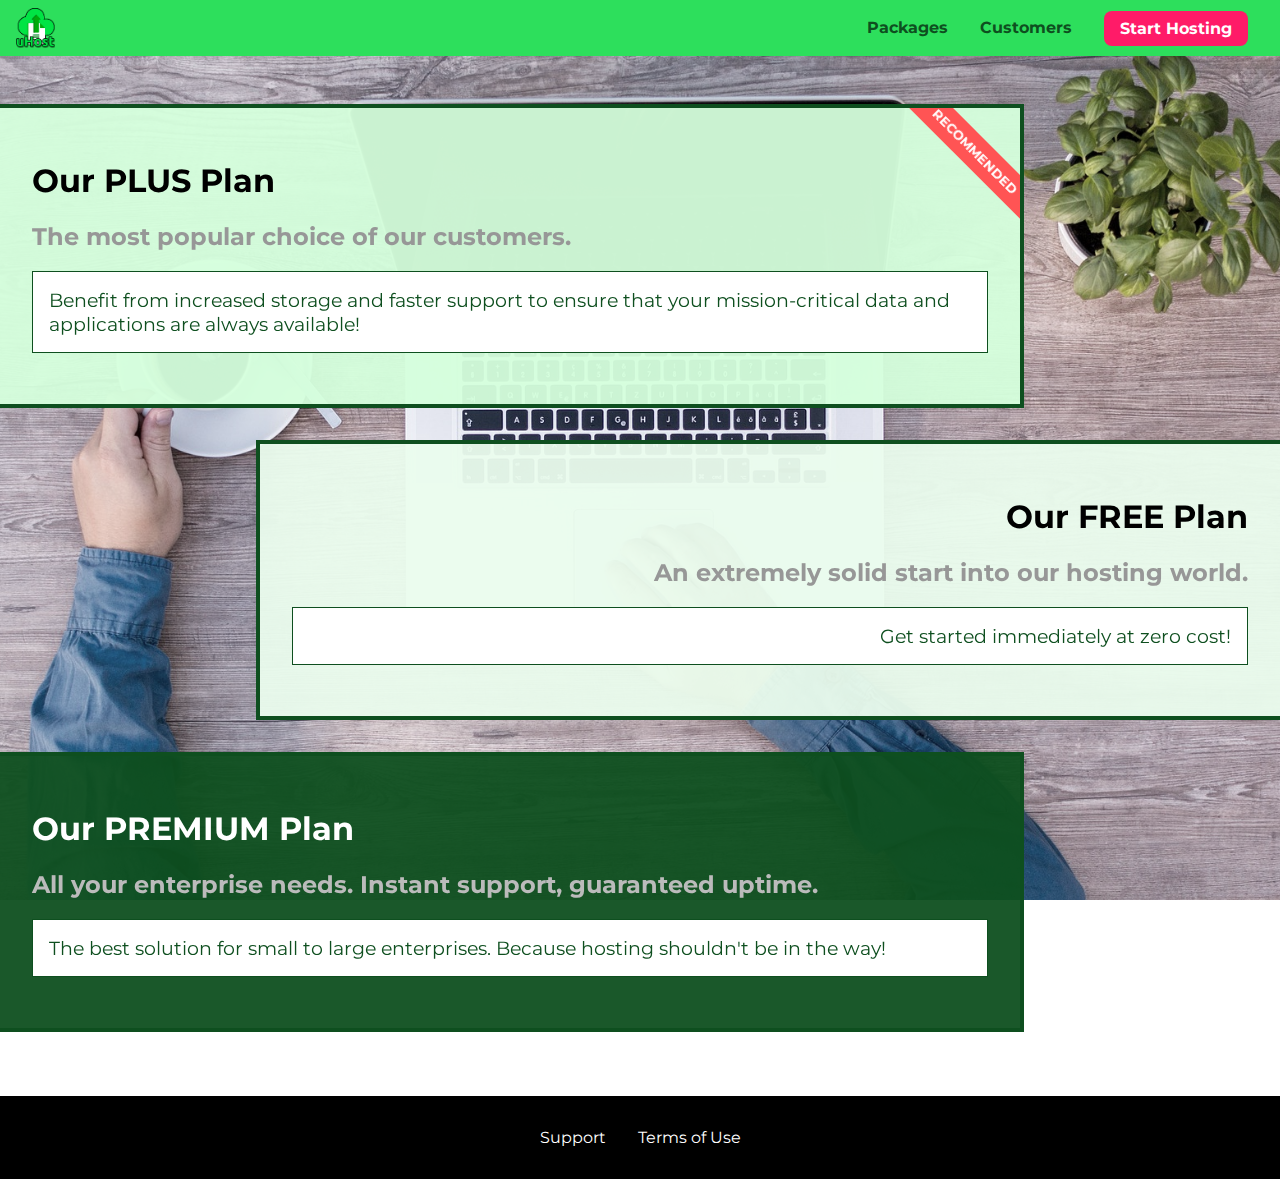
<file: animations/packages/index.html>
<!DOCTYPE html>
<html lang="en">

<head>
    <meta charset="UTF-8">
    <meta http-equiv="X-UA-Compatible" content="ie=edge">
    <meta name="viewport" content="width=device-width, initial-scale=1.0">
    <title>uHost</title>
    <link rel="shortcut icon" href="../favicon.png">
    <link rel="stylesheet" href="../shared.css">
    <link rel="stylesheet" href="packages.css">
</head>

<body>
    <div class="backdrop"></div>
    <div class="background"></div>
    <header class="main-header">
        <div>
            <button class="toggle-button">
                <span class="toggle-button__bar"></span>
                <span class="toggle-button__bar"></span>
                <span class="toggle-button__bar"></span>
            </button>
            <a href="../index.html" class="main-header__brand">
                <img src="../images/uhost-icon.png" alt="uHost - Your favorite hosting company">
            </a>
        </div>
        <nav class="main-nav">
            <ul class="main-nav__items">
                <li class="main-nav__item">
                    <a href="index.html">Packages</a>
                </li>
                <li class="main-nav__item">
                    <a href="../customers/index.html">Customers</a>
                </li>
                <li class="main-nav__item main-nav__item--cta">
                    <a href="../start-hosting/index.html">Start Hosting</a>
                </li>
            </ul>
        </nav>
    </header>
    <nav class="mobile-nav">
        <ul class="mobile-nav__items">
            <li class="mobile-nav__item">
                <a href="index.html">Packages</a>
            </li>
            <li class="mobile-nav__item">
                <a href="../customers/index.html">Customers</a>
            </li>
            <li class="mobile-nav__item mobile-nav__item--cta">
                <a href="../start-hosting/index.html">Start Hosting</a>
            </li>
        </ul>
    </nav>
    <main>
        <section class="package" id="plus">
            <a href="#">
                <h1 class="package__title">Our PLUS Plan</h1>
                <h2 class="package__badge">RECOMMENDED</h2>
                <h2 class="package__subtitle">The most popular choice of our customers.</h2>
                <p class="package__info">Benefit from increased storage and faster support to ensure that your mission-critical data and applications
                    are always available!</p>
            </a>
        </section>
        <section class="package" id="free">
            <a href="#">
                <h1 class="package__title">Our FREE Plan</h1>
                <h2 class="package__subtitle">An extremely solid start into our hosting world.</h2>
                <p class="package__info">Get started immediately at zero cost!</p>
            </a>
        </section>
        <div class="clearfix"></div>
        <section class="package" id="premium">
            <a href="#">
                <h1 class="package__title">Our PREMIUM Plan</h1>
                <h2 class="package__subtitle">All your enterprise needs. Instant support, guaranteed uptime. </h2>
                <p class="package__info">The best solution for small to large enterprises. Because hosting shouldn't be in the way!</p>
            </a>
        </section>
    </main>
    <footer class="main-footer">
        <nav>
            <ul class="main-footer__links">
                <li class="main-footer__link">
                    <a href="#">Support</a>
                </li>
                <li class="main-footer__link">
                    <a href="#">Terms of Use</a>
                </li>
            </ul>
        </nav>
    </footer>
    <script src="../shared.js"></script>
</body>

</html>
</file>
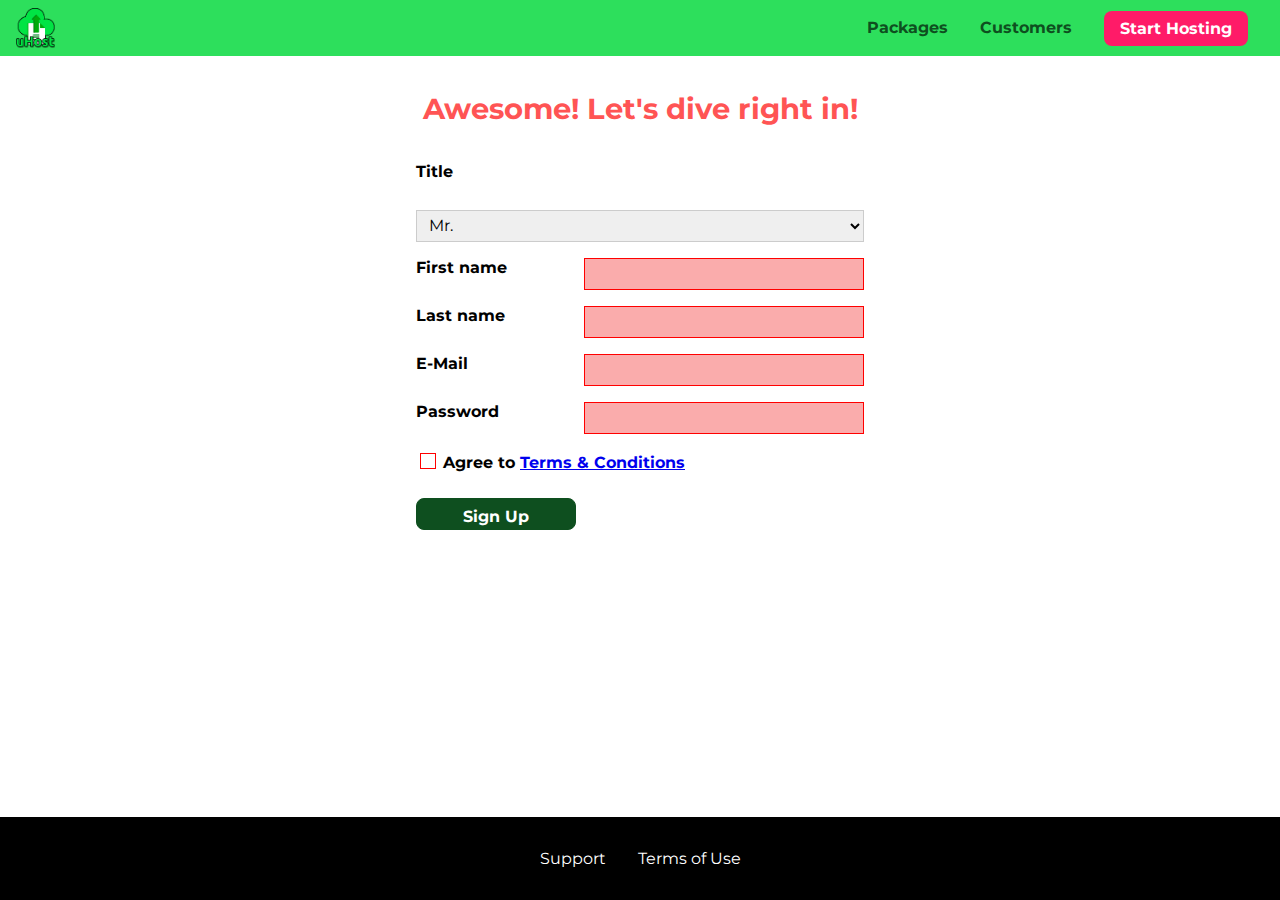
<file: animations/start-hosting/index.html>
<!DOCTYPE html>
<html lang="en">

<head>
    <meta charset="UTF-8">
    <meta name="viewport" content="width=device-width, initial-scale=1.0">
    <meta http-equiv="X-UA-Compatible" content="ie=edge">
    <title>uHost Signup</title>
    <link rel="shortcut icon" href="../favicon.png">
    <link rel="stylesheet" href="../shared.css">
    <link rel="stylesheet" href="start-hosting.css">
</head>

<body>
    <div class="backdrop"></div>
    <header class="main-header">
        <div>
            <button class="toggle-button">
                <span class="toggle-button__bar"></span>
                <span class="toggle-button__bar"></span>
                <span class="toggle-button__bar"></span>
            </button>
            <a href="../index.html" class="main-header__brand">
                <img src="../images/uhost-icon.png" alt="uHost - Your favorite hosting company">
            </a>
        </div>
        <nav class="main-nav">
            <ul class="main-nav__items">
                <li class="main-nav__item">
                    <a href="../packages/index.html">Packages</a>
                </li>
                <li class="main-nav__item">
                    <a href="../customers/index.html">Customers</a>
                </li>
                <li class="main-nav__item main-nav__item--cta">
                    <a href="index.html">Start Hosting</a>
                </li>
            </ul>
        </nav>
    </header>
    <nav class="mobile-nav">
        <ul class="mobile-nav__items">
            <li class="mobile-nav__item">
                <a href="../packages/index.html">Packages</a>
            </li>
            <li class="mobile-nav__item">
                <a href="../customers/index.html">Customers</a>
            </li>
            <li class="mobile-nav__item mobile-nav__item--cta">
                <a href="index.html">Start Hosting</a>
            </li>
        </ul>
    </nav>
    <main class="signup-page">
        <h1 class="signup-title">Awesome! Let's dive right in!</h1>
        <form action="index.html" class="signup-form">
            <label for="title">Title</label>
            <select id="title">
                <option value="mr">Mr.</option>
                <option value="ms">Ms.</option>
            </select>
            <label for="first-name">First name</label>
            <input type="text" id="first-name" required>
            <label for="last-name">Last name</label>
            <input type="text" id="last-name" required>
            <label for="email">E-Mail</label>
            <input type="email" id="email" required>
            <label for="password">Password</label>
            <input type="password" id="password" required>
            <div class="signup-form__checkbox">
                <input type="checkbox" id="agree-terms" required>
                <label for="agree-terms">Agree to
                    <a href="#">Terms &amp; Conditions</a>
                </label>
            </div>
            <button type="submit" class="button">Sign Up</button>
        </form>
    </main>
    <footer class="main-footer">
        <nav>
            <ul class="main-footer__links">
                <li class="main-footer__link">
                    <a href="#">Support</a>
                </li>
                <li class="main-footer__link">
                    <a href="#">Terms of Use</a>
                </li>
            </ul>
        </nav>
    </footer>
    <script src="../shared.js"></script>
</body>

</html>
</file>
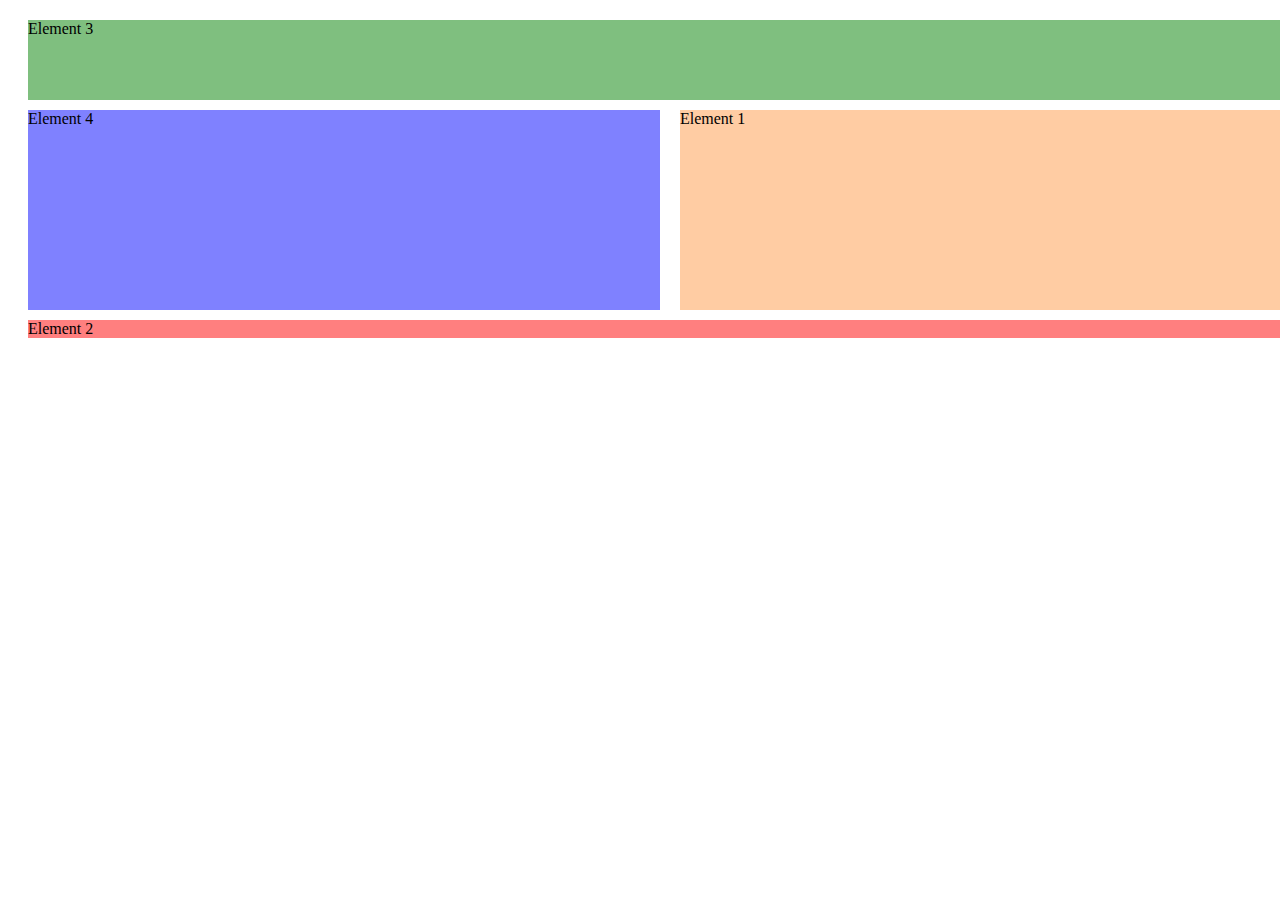
<file: Grid/indexgrid.html>
<!DOCTYPE html>
<html lang="en">
  <head>
    <meta charset="UTF-8" />
    <meta name="viewport" content="width=device-width, initial-scale=1.0" />
    <meta http-equiv="X-UA-Compatible" content="ie=edge" />
    <title>CSS Course</title>
    <link rel="stylesheet" href="maingrid.css" />
  </head>
  <body>
    <div class="container">
      <div class="el1">Element 1</div>
      <div class="el2">Element 2</div>
      <div class="el3">Element 3</div>
      <div class="el4">Element 4</div>
    </div>
  </body>
</html>
</file>
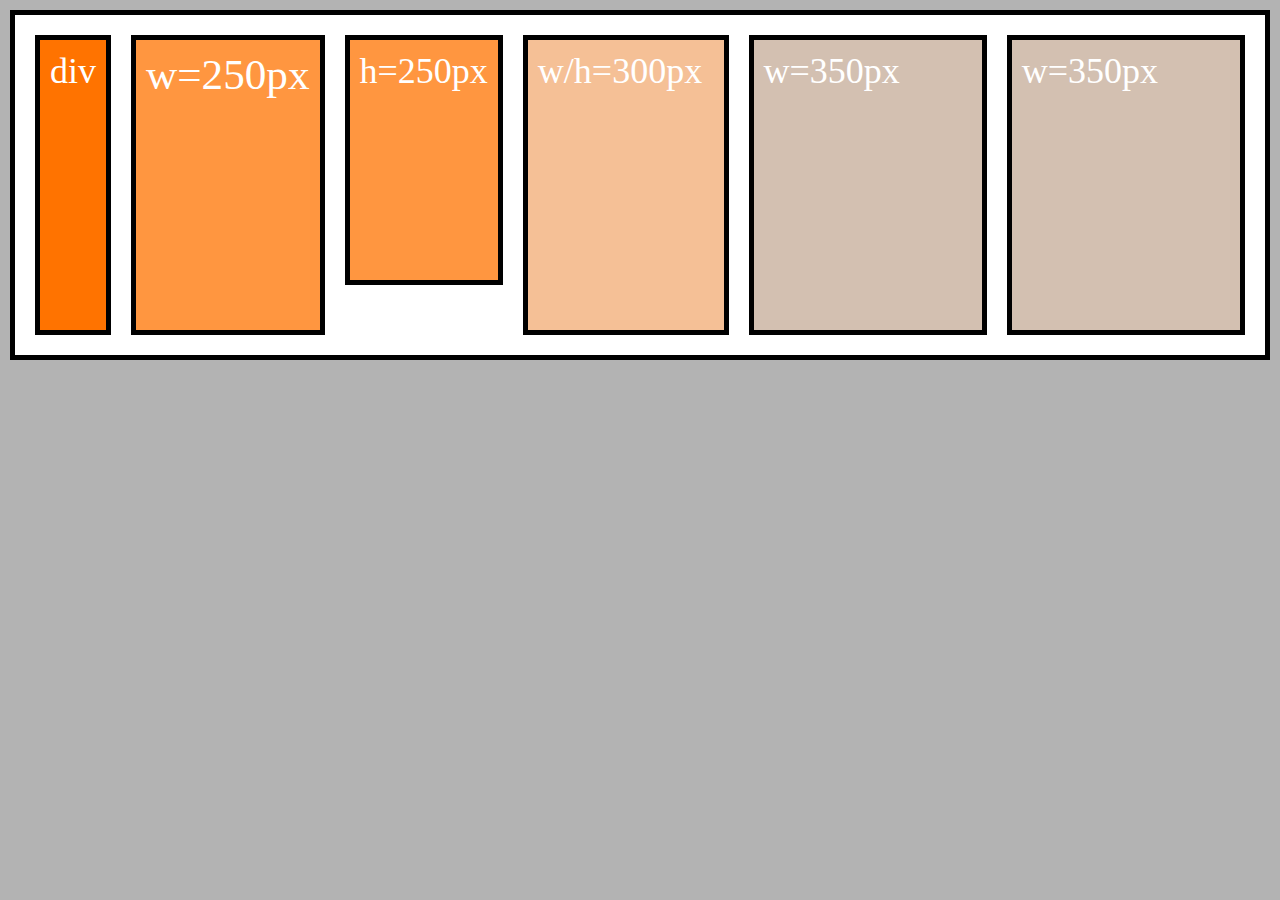
<file: MainCSS/flexbox/indexflex.html>
<!DOCTYPE html>
<html lang="en">
  <head>
    <meta charset="UTF-8" />
    <meta http-equiv="X-UA-Compatible" content="ie=edge" />
    <link rel="stylesheet" href="mainflex.css" />
    <title>Flexbox</title>
  </head>
  <body>
    <div class="flex-container">
      <div class="item-1">div</div>
      <div class="item-2">w=250px</div>
      <div class="item-3">h=250px</div>
      <div class="item-4">w/h=300px</div>
      <div class="item-5">w=350px</div>
      <div class="item-6">w=350px</div>
    </div>
  </body>
</html>
</file>
<file: animations/shared.css>
@import url('https://fonts.googleapis.com/css?family=Roboto:100,400,900');
@import url('https://fonts.googleapis.com/css?family=Anton');
@import url('https://fonts.googleapis.com/css?family=Montserrat:400,700');

* {
  box-sizing: border-box;
}

html {
  height: 100%;
}

body {
  font-family: "Montserrat", sans-serif;
  margin: 0;
  display: grid;
  grid-template-rows: 3.5rem auto fit-content(8rem);
  grid-template-areas: "header"
                       "main"
                       "footer";
  /* padding-top: 3.5rem; */
  height: 100%;
}

main {
  /* grid-row: 2 / 3; */
  grid-area: main;
}

.backdrop {
  position: fixed;
  display: none;
  top: 0;
  left: 0;
  z-index: 100;
  width: 100vw;
  height: 100vh;
  background: rgba(0, 0, 0, 0.5);
}

.main-header {
  width: 100%;
  position: fixed;
  top: 0;
  left: 0;
  background: #2ddf5c;
  padding: 0.5rem 1rem;
  z-index: 60;
  display: flex;
  align-items: center;
  justify-content: space-between;
}

.toggle-button {
  width: 3rem;
  background: transparent;
  border: none;
  cursor: pointer;
  padding-top: 0;
  padding-bottom: 0;
  vertical-align: middle;
}

.toggle-button:focus {
  outline: none;
}

.toggle-button__bar {
  width: 100%;
  height: 0.2rem;
  background: black;
  display: block;
  margin: 0.6rem 0;
}

.main-header__brand {
  color: #0e4f1f;
  text-decoration: none;
  font-weight: bold;
  /* width: 20px; */
}

.main-header__brand img {
  height: 2.5rem;
  vertical-align: middle;
  /* width: 100%; */
}

.main-nav {
  display: none;
}

.main-nav__items {
  margin: 0;
  padding: 0;
  list-style: none;
  display: flex;
}

.main-nav__item {
  margin: 0 1rem;
}

.main-nav__item a,
.mobile-nav__item a {
  text-decoration: none;
  color: #0e4f1f;
  font-weight: bold;
  padding: 0.2rem 0;
}

.main-nav__item a:hover,
.main-nav__item a:active {
  color: white;
  border-bottom: 5px solid white;
}

.main-nav__item--cta a,
.mobile-nav__item--cta a {
  color: white;
  background: #ff1b68;
  padding: 0.5rem 1rem;
  border-radius: 8px;
}

.main-nav__item--cta a:hover,
.main-nav__item--cta a:active,
.mobile-nav__item--cta a:hover,
.mobile-nav__item--cta a:active {
  color: #ff1b68;
  background: white;
  border: none;
}

@media (min-width: 40rem) {
  .toggle-button {
    display: none;
  }

  .main-nav {
    display: flex;
  }
}

.main-footer {
  background: black;
  padding: 2rem;
  margin-top: 3rem;
  /* grid-row: 3 / 4; */
  grid-area: footer;
}

.main-footer__links {
  list-style: none;
  margin: 0;
  padding: 0;
  display: flex;
  flex-direction: column;
  align-items: center;
}

.main-footer__link {
  margin: 0.5rem 0;
}

.main-footer__link a {
  color: white;
  text-decoration: none;
}

.main-footer__link a:hover,
.main-footer__link a:active {
  color: #ccc;
}

.mobile-nav {
  display: none;
  position: fixed;
  z-index: 101;
  top: 0;
  left: 0;
  background: white;
  width: 80%;
  height: 100vh;
}

.mobile-nav__items {
  width: 90%;
  height: 100%;
  list-style: none;
  margin: 0 auto;
  padding: 0;
  display: flex;
  flex-direction: column;
  justify-content: center;
  align-items: center;
}

.mobile-nav__item {
  margin: 1rem 0;
}

.mobile-nav__item a {
  font-size: 1.5rem;
}

.button {
  background: #0e4f1f;
  color: white;
  font: inherit;
  border: 1.5px solid #0e4f1f;
  padding: 0.5rem;
  border-radius: 8px;
  font-weight: bold;
  cursor: pointer;
}

.button:hover,
.button:active {
  background: white;
  color: #0e4f1f;
}

.button:focus {
  outline: none;
}

.button[disabled] {
  cursor: not-allowed;
  border: #a1a1a1;
  background: #ccc;
  color: #a1a1a1;
} 

.open {
    display: block !important;
}

@media (min-width: 40rem) {
  .main-footer__link {
    margin: 0 1rem;
  }

  .main-footer__links {
    flex-direction: row;
    justify-content: center;
  }
}
</file>
<file: animations/main.css>
#product-overview {
  background: linear-gradient(to top, rgba(80, 68, 18, 0.6) 10%, transparent),
    url("images/freedom.jpg") center/cover no-repeat border-box,
    #ff1b68;
  /* background-image: url("freedom.jpg");
    background-size: cover;
    background-position: left 10% bottom 20%; */
  /* background-repeat: no-repeat;
    background-origin: border-box;
    background-clip: border-box; */
  /* background-image: linear-gradient(180deg, red 70%, blue 60%, rgba(0,0,0,0.5)); */
  /* background-image: radial-gradient(ellipse farthest-corner at 20% 50%, red, blue 70%, green); */
  width: 100vw;
  height: 33vh;
  /* border: 5px dashed red; */
  position: relative;
}

#product-overview h1 {
  color: white;
  font-family: "Anton", sans-serif;
  position: absolute;
  bottom: 5%;
  left: 3%;
  font-size: 1.6rem;
}

@media (min-width: 40rem) and (min-height: 40rem) {
  #product-overview {
    height: 40vh;
    background-position: 50% 25%;
  }

  #product-overview h1 {
    font-size: 3rem;
  }
}

.section-title {
  color: #2ddf5c;
  text-align: center;
}

.plan {
  background: #d5ffdc;
  text-align: center;
  padding: 1rem;
  margin: 0.5rem 0;
  width: 100%;
}

.plan--highlighted {
  background: #19b84c;
  color: white;
}

.plan__annotation {
  background: white;
  color: #19b84c;
  padding: 0.5rem;
  box-shadow: 2px 2px 2px 2px rgba(0, 0, 0, 0.5);
  border-radius: 8px;
}

.plan__title {
  color: #0e4f1f;
}

.plan__price {
  color: #858585;
}

.plan--highlighted .plan__title {
  color: white;
}

.plan--highlighted .plan__price {
  color: #0e4f1f;
}

.plan__features {
  list-style: none;
  margin: 0;
  padding: 0;
}

.plan__feature {
  margin: 0.5rem 0;
}

@media (min-width: 40rem) {
  .plan__list { 
    width: 100%;
    display: flex;
    justify-content: center;
    align-items: center;
  }

  .plan {
    width: 30%;
    min-width: 13rem;
    max-width: 25rem;
    display: flex;
    flex-direction: column;
    justify-content: space-between;
    height: 28rem;
  }

  .plan--highlighted {
    box-shadow: 2px 2px 2px 2px rgba(0, 0, 0, 0.5);
    height: 30rem;
    z-index: 50;
  }
}

#key-features {
  background: #ff1b68;
  margin-top: 5rem;
  padding: 1rem;
}

#key-features .section-title {
  color: white;
  margin: 2rem;
}

.key-feature__list {
  list-style: none;
  margin: 0;
  padding: 0;
  text-align: center;
}

.key-feature__image {
  background: #ffcede;
  width: 128px;
  height: 128px;
  border: 2px solid #424242;
  border-radius: 50%;
  margin: auto;
  padding: 1.5rem;
}

.key-feature__description {
  text-align: center;
  font-weight: bold;
  color: white;
  font-size: 1.2rem;
}

@media (min-width: 40rem) {
  .key-feature {
    width: 30%;
    max-width: 25rem;
  }

  .key-feature__list {
    display: flex;
    justify-content: center;
  }
}

/* h1 {
    font-family: sans-serif;
} */

.modal {
  position: fixed;
  display: none;
  z-index: 200;
  top: 20%;
  left: 30%;
  width: 40%;
  background: white;
  padding: 1rem;
  border: 1px solid #ccc;
  box-shadow: 1px 1px 1px rgba(0, 0, 0, 0.5);
}

.modal__title {
  text-align: center;
  margin: 0 0 1rem 0;
}

.modal__actions {
  text-align: center;
}

.modal__action {
  border: 1px solid #0e4f1f;
  background: #0e4f1f;
  text-decoration: none;
  color: white;
  font: inherit;
  padding: 0.5rem 1rem;
  cursor: pointer;
}

.modal__action:hover,
.modal__action:active {
  background: #2ddf5c;
  border-color: #2ddf5c;
}

.modal__action--negative {
  background: red;
  border-color: red;
}

.modal__action--negative:hover,
.modal__action--negative:active {
  background: #ff5454;
  border-color: #ff5454;
}
</file>
<file: MainCSS/main.css>
* {
  box-sizing: border-box;
}
body {
  font-family: "Montserrat", sans-serif;
}
 /* .background{ 
  background:url("plans-background.jpg");
  widows: 100%;
  height:100%;
  position:fixed;
  z-index: -1;
} */

#product-overview {
  /* adding background image  */
  /* background: url("freedom.jpg"); */
  background:linear-gradient( to top,rgba(80,68,18,0.6)10%,transparent),
   url("freedom.jpg");
  /* width and height*/
  background-repeat: no-repeat;

  /* background-size: 100% auto; */
  /* background-size: contain; */
  background-size: cover;
  /* back ground position is used to crop the element to show its actual image */
  background-position: center;
  /* background-position: left bottom; */
  width: 100%;
  height: 33vh;
  /* padding: 10px; */
  margin-top: 1px ;
  border: 1px solid black;
}

#product-overview h1 {
  color: rgb(238, 227, 227);
  font-family: "Anton", sans-serif;
  position: relative;
  top :60%;
  bottom: 5%;
  font-size:1rem;
}
@media(min-width:40rem)and (min-height:60rem){
  #product-overview{
    height:40vh;
    background-position: 50% 25%;
  }
}
  

.section-title {
  color: #063b14;
  text-align: center;
}

/* style the article in the page
1.given a same class name to every article in the page  */
.plan {
  background: #d5ffdc;
  text-align: center;
  padding: 16px;
  margin: 8px 0 0 0;
  width: 100%;
  
}
/* highlight the middle article 
box-shadow giving the shadow to the box
box-shadow:x-axis,y-axis,blur,spread color*/
.highlighted-plan {
  background: green;
  color: white;
  box-shadow: 2px 2px 2px 2px grey;
}
/* style RECOMMETED badgewith
white background,green text,padding and drop shadow */

.plan-annotation {
  background: white;
  color: green;
  padding: 10px;
  box-shadow: 2px 2px 2px 2px black;
  border-radius: 8px;
}
/* style the list (add class inside each <ul>)
  */
.plan-features {
  list-style: none;
}
@media(min-width:40rem){
  .plan-list {
  width: 100%;
text-align: center;
}
.plan{ 
  display:inline-block;
  width:30%;
  vertical-align: middle;
  min-width:13rem;
max-width:25rem 

}
}
/* To style each <li>element=>
a.use a combination class with ul(planfreatures.li)
b.assign class name for each element in li and style it.  */
/*a. .plan-features li {
  margin: 2px 0;
} */
.plan-feature {
  /* margin: 2px, 0; */
}

/* styling the tittle and price-tag */
.plan-title {
  columns: #0e4f1f;
}
.plan-price {
  color: #858585;
}
/* special styling on the highlighted article  */

.highlighted-plan .plan-title {
  color: white;
}
.highlighted-plan .plan-price {
  color: #012901;
}
/* styling the button
cursor is a selector and show its effect on when we touch to the element */
.button {
  background: #0e4f1f;
  color: white;
  padding: 8px;
  border: 1px darkgreen;
  border-radius: 8px;
  font: inherit;
  font-weight: bold;
  cursor: pointer;
}
.button:hover,
.button:active {
  background: white;
  color: green;
}
#key-features {
  background: red;
  margin-top: 80px;
  padding: 16px;
}
#key-features .section-title {
  color: white;
  margin: 32px;
}
.key-features-list {
  list-style: none;
  margin: 0;
  padding: 0;
  color: white;
  text-align: center;
}
.key-feature {
  /* display: inline-block;
  width: 30%; */
}
/* make a rounded container for image */
.key-feature-image {
  background: #eebacb;
  width: 128px;
  height: 128px;
  border: 2px solid #424242;
  border-radius: 50%;
  margin: auto;
  
}
.key-feature-description {
  text-align: center;
  color: white;
  font-size: 20px;
  vertical-align: top;
}
@media(min-width:40rem){
  .key-feature{
    vertical-align: top;
    display: inline-block;
    width: 30%; 

  }
}
/* h1 {
    font-family: sans-serif;
} */

.main-header {
  background: rgb(12, 231, 12);
  width: 100%;
  padding: 8px 16px;
  position:fixed;
  top:0;
  left:0;
  margin:0;
  box-sizing:border-box;

}

/* giving style to our header text */

.main-header > div {
  display: inline-block;
  vertical-align: middle;
}
.main-header_brand {
  color: #e97312;
  text-decoration: none;
  font-weight: bold;
  font-size: 20px;
}
/* styling nav */
.main-nav {
  display: inline-block;
  text-align: right;
  width: calc(100% - 75px);
  vertical-align: middle;
}
.main-nav_items {
  margin: 0;
  padding: 0;
}

.main-nav_item {
  display: inline-block;
  margin: 0 16px;
}
/* styling anchor tag */
/* change the size and spacing  */
.main-nav_item a {
  text-decoration: none;
  font-weight: bold;
  padding: 2px 0;
}
/* psuedo classes/grouped them into a single  */
/* add a border on the bottom while hovering */
.main-nav_item a:hover,
.main-nav_item a:active {
  color: white;
  border-bottom: 2px solid white;
}
/* Making an element of nav is different from others(call to action button) */
.main-nav_item--cta a {
  color: white;
  background: red;
  padding: 8px 16px;
  border-radius: 8px;
}
/* change the style of the CTA button after hovering it */

.main-nav_item--cta a:hover,
.main-nav_item--cta a:active {
  color: red;
  background: white;
  border: none;
}
/* *********************************************************************************/
.package {
  width: 80%;
  margin: 16px;
  border: 2px solid rgb(1, 20, 1);
  border-left: none;
}
.package:hover,
.package:active{
  box-shadow:2px 2px 4px rgba(0,0,0,0.5);
  border-color: #ff5454;
}
.package a {
  text-decoration: none;
  color: inherit;
  display: block;
  padding: 32px;
}
.package-subtitle {
  color: rgb(141, 137, 137);
}
.package-info {
  background: white;
  padding: 16px;
  border: 1px solid rgb(2, 19, 2);
  font-size: 20px;
  color: darkgreen;
}
.clear-fix{
  clear:both;
}
#plus {
  background: rgba(213, 255, 220, 0.95);
}
#free {
  background: rgba(234, 252, 237, 0.95);
  float:right;
}
#premium {
  background: rgba(14, 79, 31, 0.95) ;
  }
#premium .package-title{
  color:white;
}
}
#premium .package-subtitle{
  color: rgb(160, 149, 149)
}

/* ******************************************************************************* */
.main-footer {
  background: black;
  padding: 4px;
  margin-top: 8px;
}
.main-footer-links {
  list-style: none;
  margin: 0;
  padding: 0;
  text-align: center;
}
.main-footer-link {
  display: inline-block;
  margin: 0 16px;
}
.main-footer-link a {
  text-decoration: none;
  color: white;
}
.main-footer-link a:hover,
.main-footer-link a:active {
  color: rgba(240, 163, 21, 0.8);
}
</file>
<file: more-on-selectors-1-start-code/main.css>
body {
  font-family: sans-serif;
}

nav {
  margin-bottom: 16px;
  background: #fa923f;
  padding: 8px 0;
}

a {
  text-decoration: none;
  color: white;
  margin: 10px;
}
/* combined selector 
a.active =>anchor element which has a class active
if you put a white space between a .active =>which means ->
a is a parent of the element of active class
we can combine an id=>a#id
*/

a.active {
  color: purple;
}
/* this psuedo class select all other a tag eccept the one having class active */
a:not(.active) {
  color: green;
}
/* combined class */
.main-section {
  height: 800px;
  border: 1px solid #ccc;
  padding: 16px;
}
.highlighted {
  border: 2px solid orangered;
}
</file>
<file: animations/customers/customers.css>
main {
  padding-top: 2.5rem;
}

.testimonial {
    font-size: 1.2rem;
  }
  
  /*.testimonial__list {
    width: 80%;
    margin: auto;
  }*/

  .testimonial__image-container {
    width: 60%;
    max-width: 40rem;
    box-shadow: 3px 3px 5px 3px rgba(0,0,0,0.3);
    transform: skew(20deg);
    overflow: hidden;
  }

  .testimonial__image {
    width: 100%;
    vertical-align: top;
    transform: skew(-20deg) scale(1.4);
  }
  
  .testimonial__info {
    text-align: right;
    padding: 0.9rem;
  }
  
  #customer-2.testimonial {
    text-align: right;
  }
  
  #customer-2 .testimonial__info {
    text-align: left;
  }
  
  .testimonial__name {
    margin: 0.2rem;
    color: #ff5454;
    font-size: 2rem;
  }
  
  .testimonial__subtitle {
    margin: 0;
    font-size: 1.1rem;
    color: #ccc;
  }
  
  .testimonial__subtitle a {
    color: inherit;
    text-decoration: none;
  }
  
  .testimonial__subtitle a:hover,
  .testimonial__subtitle a:active {
    color: #7a7a7a;
  }

  .testimonial__text {
    margin: 0.2rem;
  }

  @media (min-width: 40rem) {
    .testimonial {
      margin: 3rem auto;
      max-width: 1500px;
      display: flex;
      align-items: center;
      justify-content: space-around;
    }

    .testimonial__image-container {
      width: 66%;
    }

    .testimonial__info {
      width: 30%;
    }
  }
</file>
<file: animations/packages/packages.css>
@font-face {
    font-family: "AnonymousPro";
    src: url("anonymousPro-Regular.ttf") format("truetype");
}

@font-face {
    font-family: "AnonymousPro";
    src: url("anonymousPro-Bold.ttf");
    font-weight: 700;
}

main {
    padding-top: 2rem;
}

.background {
    background: url("../images/plans-background.jpg") center/cover;
    filter: grayscale(40%);
    width: 100vw;
    height: 100vh;
    position: fixed;
    z-index: -1;
}

.package {
    width: 80%;
    margin: 1rem 0;
    border: 4px solid #0e4f1f;
    border-left: none;
    position: relative;
    overflow: hidden;
}

.package:hover,
.package:active {
    box-shadow: 2px 2px 4px rgba(0,0,0,0.5);
    border-color: #ff5454;
    /* border-color: #ff5454 !important; */
}

.package a {
    text-decoration: none;
    color: inherit;
    display: block;
    padding: 2rem;
}

.package__badge {
    position: absolute;
    top: 0;
    right: 0;
    margin: 0;
    font-size: 0.8rem;
    color: white;
    background: #ff5454;
    padding: 0.5rem;
    transform: rotate(45deg) translate(3.5rem, -1rem);
    transform-origin: center;
    width: 12rem;
    text-align: center;
}

.package__subtitle {
    color: #979797;
}

.package__info {
    padding: 1rem;
    border: 1px solid #0e4f1f;
    color: #0e4f1f;
    background: white;
    font-size: 1.2rem;
    /* font-style font-variant font-weight font-size/line-height font-family*/
}

.clearfix {
    clear: both;
}

#plus {
    background: rgba(213, 255, 220, 0.95);
}

#free {
    background: rgba(234, 252, 237, 0.95);
    float: right;
    border-right: none;
    border-left: 4px solid #0e4f1f;
    text-align: right;
}

#free:hover,
#free:active {
    border-left-color: #ff5454;
}

#premium {
    background: rgba(14, 79, 31, 0.95);
}

#premium .package__title {
    color: white;
}

#premium .package__subtitle {
    color: #bbb;
}

@media (min-width: 40rem) {
    main {
      max-width: 1500px;
      margin-left: auto;
      margin-right: auto;
    }
}

@media (min-width: 1500px) {
    .package {
      border-left: 4px solid #0e4f1f;
    }

    #free {
      border-right: 4px solid #0e4f1f;
    }

    #free:hover,
    #free:active {
      border-right-color: #ff5454;
    }
}
</file>
<file: animations/start-hosting/start-hosting.css>
main {
    padding-top: 1rem;
}

.signup-title {
    text-align: center;
    font-size: 1.8rem;
    color: #ff5454;
}

.signup-form {
    padding: 1rem;
    display: grid;
    grid-auto-rows: 2rem;
    grid-row-gap: 0.5rem;
}

.signup-form label {
    font-weight: bold;
}

.signup-form label,
.signup-form input,
.signup-form select {
    display: block;
    width: 100%;
}

/* .signup-form input[type="checkbox"] */
.signup-form input[id*="terms"],
.signup-form input[id*="terms"] + label {
    display: inline-block;
    width: auto;
    vertical-align: bottom;
}

.signup-form input:not([type="checkbox"]),
.signup-form select {
    border: 1px solid #ccc;
    padding: 0.2rem 0.5rem;
    font: inherit;
}

.signup-form input:focus,
.signup-form select:focus {
    outline: none;
    background: #d8f3df;
    border-color: #2ddf5c;
}

.signup-form input[type="checkbox"] {
    border: 1px solid #ccc;
    background: white;
    width: 1rem;
    height: 1rem;
    -webkit-appearance: none;
    -moz-appearance: none;
    appearance: none;
}

.signup-form input[type="checkbox"]:checked {
    background: #2ddf5c;
    border: #0e4f1f;
}

.signup-form input.invalid,
.signup-form select.invalid,
.signup-form :invalid {
    border-color: red !important;
    background: #faacac;
}

.signup-form button[type="submit"] {
    display: block;
}

@media (min-width: 40rem) {
    .signup-form {
        margin: auto;
        width: 30rem;
        grid-template-columns: 10rem auto;
        grid-row-gap: 1rem;
        grid-column-gap: 0.5rem;
    }

    .signup-form [id="title"] {
        grid-column: span 2;
    }

    .signup-form__checkbox {
        grid-column: span 2;
    }
}
</file>
<file: Grid/maingrid.css>
.container {
  margin: 20px;
  display: grid;
  height: 500;
  grid-template-columns: repeat(4, 25%);
  grid-template-rows: 5rem minmax(10px, 200px);
  /* grid-row-gap: 20px;
  grid-column-gap: 20px;
  shorthand */
  grid-gap: 10px 20px;
  grid-template-areas:
    "header header header header"
    "side side main main"
    "footer footer footer footer";
  /* give . . if you doesnt want to make a name */
}

.el1 {
  background: rgba(255, 154, 72, 0.5);
  grid-area: main;
}

.el2 {
  background: rgba(255, 0, 0, 0.5);
  /* grid-column-start: 1;
  grid-column-end: -1; */
  /* shorthand */
  grid-column: 1/-1;
  /* grid-row-start: 2;
  grid-row-end: span 1; */
  grid-row: 2 / span 1;
  z-index: 10;
  grid-area: footer;
}

.el3 {
  background: rgba(0, 128, 0, 0.5);
  /* grid-column-start: 2;
  grid-column-end: span 3;
  grid-row-start: 1;
  grid-row-end: 3; */
  grid-area: header;
}

.el4 {
  background: rgba(0, 4, 255, 0.5);
  grid-area: side;
}
</file>
<file: MainCSS/flexbox/mainflex.css>
* {
  box-sizing: border-box;
  font-size: 1.5rem;
}

html {
  background: #b3b3b3;
  padding: 5px;
}

body {
  background: #b3b3b3;
  padding: 5px;
  margin: 0;
}

.flex-container {
  background: white;
  padding: 10px;
  border: 5px solid black;
  display: flex;
}

.item-1 {
  background: #ff7300;
  color: white;
  padding: 10px;
  border: 5px solid black;
  margin: 10px;
}

.item-2 {
  background: #ff9640;
  color: white;
  padding: 10px;
  border: 5px solid black;
  margin: 10px;
  width: 250px;
  font-size: 1.8rem;
}

.item-3 {
  background: #ff9640;
  color: white;
  padding: 10px;
  border: 5px solid black;
  margin: 10px;
  height: 250px;
}

.item-4 {
  background: #f5c096;
  color: white;
  padding: 10px;
  border: 5px solid black;
  margin: 10px;
  width: 300px;
  height: 300px;
}

.item-5 {
  background: #d3c0b1;
  color: white;
  padding: 10px;
  border: 5px solid black;
  margin: 10px;
  width: 350px;
}

.item-6 {
  background: #d3c0b1;
  color: white;
  padding: 10px;
  border: 5px solid black;
  margin: 10px;
  width: 350px;
}
</file>
